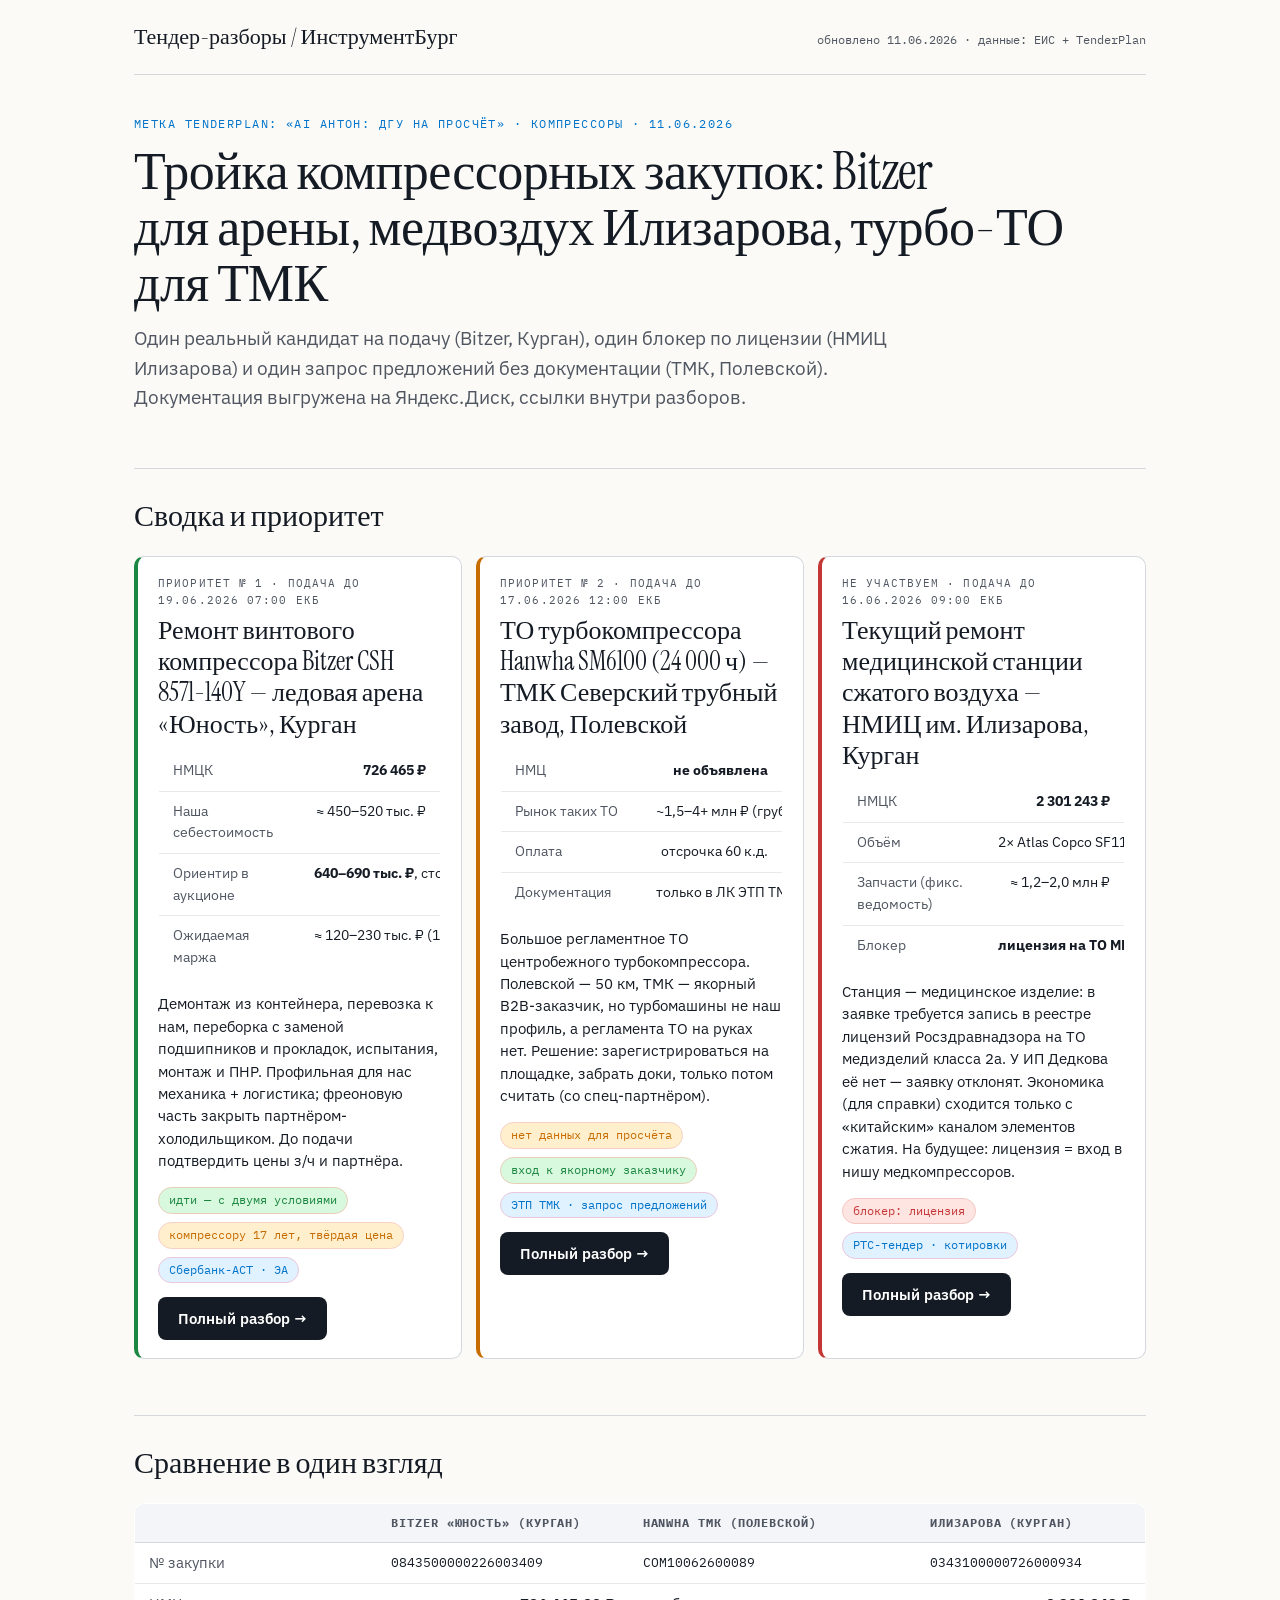
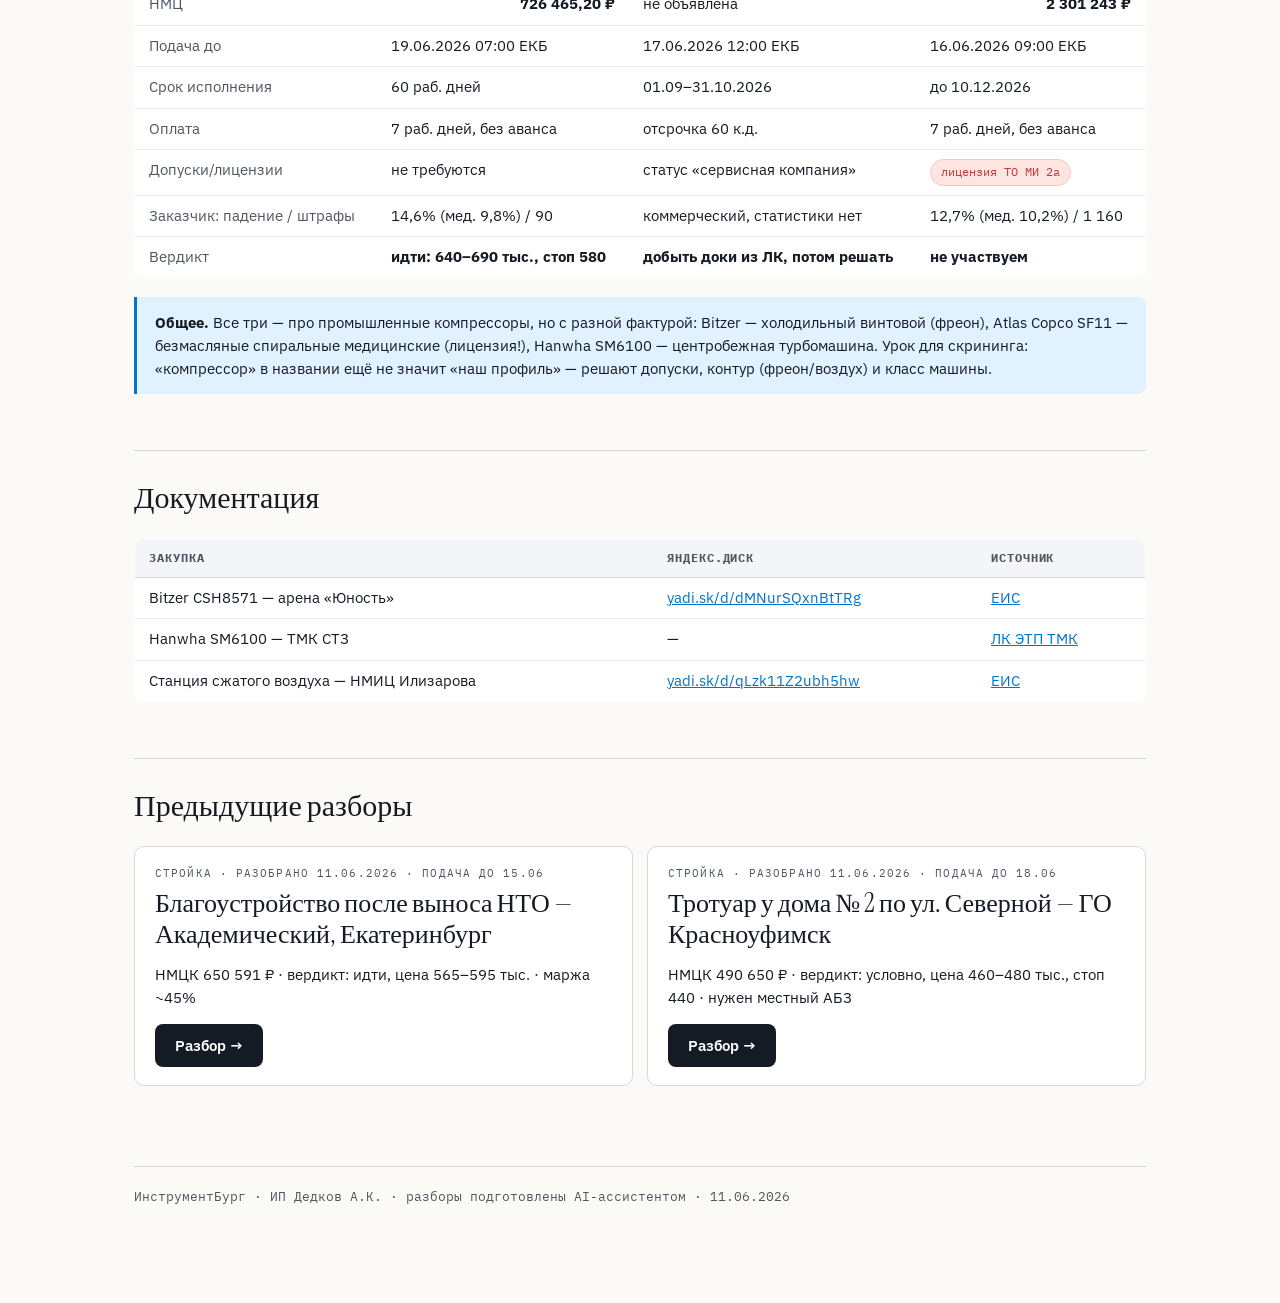
<file: index.html>
<!DOCTYPE html>
<html lang="ru">
<head>
<meta charset="UTF-8">
<meta name="viewport" content="width=device-width, initial-scale=1.0">
<meta name="robots" content="noindex, nofollow">
<title>Тендер-разборы · ИнструментБург</title>
<link rel="stylesheet" href="style.css">
</head>
<body>
<div class="wrap">

<header class="site">
  <div class="brand">Тендер-разборы / ИнструментБург</div>
  <div class="meta">обновлено 11.06.2026 · данные: ЕИС + TenderPlan</div>
</header>

<div class="kicker">Метка TenderPlan: «AI Антон: ДГУ на просчёт» · компрессоры · 11.06.2026</div>
<h1>Тройка компрессорных закупок: Bitzer для&nbsp;арены, медвоздух Илизарова, турбо-ТО для&nbsp;ТМК</h1>
<p class="lead">Один реальный кандидат на подачу (Bitzer, Курган), один блокер по лицензии (НМИЦ Илизарова) и один запрос предложений без документации (ТМК, Полевской). Документация выгружена на Яндекс.Диск, ссылки внутри разборов.</p>

<h2>Сводка и приоритет</h2>
<div class="grid c2">

  <div class="card" style="border-left: 4px solid var(--good);">
    <div class="label">Приоритет № 1 · подача до 19.06.2026 07:00 ЕКБ</div>
    <div class="value serif" style="margin-bottom:8px">Ремонт винтового компрессора Bitzer CSH 8571-140Y — ледовая арена «Юность», Курган</div>
    <table class="fixed" style="font-size:14px; margin: 10px 0;">
      <tr><td class="muted">НМЦК</td><td class="num"><b>726 465 ₽</b></td></tr>
      <tr><td class="muted">Наша себестоимость</td><td class="num">≈ 450–520 тыс. ₽</td></tr>
      <tr><td class="muted">Ориентир в аукционе</td><td class="num"><b>640–690 тыс. ₽</b>, стоп 580 тыс.</td></tr>
      <tr><td class="muted">Ожидаемая маржа</td><td class="num">≈ 120–230 тыс. ₽ (19–34%)</td></tr>
    </table>
    <p style="font-size:14.5px">Демонтаж из контейнера, перевозка к нам, переборка с заменой подшипников и прокладок, испытания, монтаж и ПНР. Профильная для нас механика + логистика; фреоновую часть закрыть партнёром-холодильщиком. До подачи подтвердить цены з/ч и партнёра.</p>
    <div class="tag-row" style="margin-bottom:14px">
      <span class="badge good">идти — с двумя условиями</span>
      <span class="badge warn">компрессору 17 лет, твёрдая цена</span>
      <span class="badge accent">Сбербанк-АСТ · ЭА</span>
    </div>
    <a class="btn" href="yunost-bitzer.html">Полный разбор →</a>
  </div>

  <div class="card" style="border-left: 4px solid var(--warn);">
    <div class="label">Приоритет № 2 · подача до 17.06.2026 12:00 ЕКБ</div>
    <div class="value serif" style="margin-bottom:8px">ТО турбокомпрессора Hanwha SM6100 (24 000 ч) — ТМК Северский трубный завод, Полевской</div>
    <table class="fixed" style="font-size:14px; margin: 10px 0;">
      <tr><td class="muted">НМЦ</td><td class="num"><b>не объявлена</b></td></tr>
      <tr><td class="muted">Рынок таких ТО</td><td class="num">~1,5–4+ млн ₽ (грубо)</td></tr>
      <tr><td class="muted">Оплата</td><td class="num">отсрочка 60 к.д.</td></tr>
      <tr><td class="muted">Документация</td><td class="num">только в ЛК ЭТП ТМК</td></tr>
    </table>
    <p style="font-size:14.5px">Большое регламентное ТО центробежного турбокомпрессора. Полевской — 50 км, ТМК — якорный B2B-заказчик, но турбомашины не наш профиль, а регламента ТО на руках нет. Решение: зарегистрироваться на площадке, забрать доки, только потом считать (со спец-партнёром).</p>
    <div class="tag-row" style="margin-bottom:14px">
      <span class="badge warn">нет данных для просчёта</span>
      <span class="badge good">вход к якорному заказчику</span>
      <span class="badge accent">ЭТП ТМК · запрос предложений</span>
    </div>
    <a class="btn" href="tmk-hanwha-sm6100.html">Полный разбор →</a>
  </div>

  <div class="card" style="border-left: 4px solid var(--risk);">
    <div class="label">Не участвуем · подача до 16.06.2026 09:00 ЕКБ</div>
    <div class="value serif" style="margin-bottom:8px">Текущий ремонт медицинской станции сжатого воздуха — НМИЦ им. Илизарова, Курган</div>
    <table class="fixed" style="font-size:14px; margin: 10px 0;">
      <tr><td class="muted">НМЦК</td><td class="num"><b>2 301 243 ₽</b></td></tr>
      <tr><td class="muted">Объём</td><td class="num">2× Atlas Copco SF11 + осушитель CD 25</td></tr>
      <tr><td class="muted">Запчасти (фикс. ведомость)</td><td class="num">≈ 1,2–2,0 млн ₽</td></tr>
      <tr><td class="muted">Блокер</td><td class="num"><b>лицензия на ТО МИ кл. 2а</b></td></tr>
    </table>
    <p style="font-size:14.5px">Станция — медицинское изделие: в заявке требуется запись в реестре лицензий Росздравнадзора на ТО медизделий класса 2а. У ИП Дедкова её нет — заявку отклонят. Экономика (для справки) сходится только с «китайским» каналом элементов сжатия. На будущее: лицензия = вход в нишу медкомпрессоров.</p>
    <div class="tag-row" style="margin-bottom:14px">
      <span class="badge risk">блокер: лицензия</span>
      <span class="badge accent">РТС-тендер · котировки</span>
    </div>
    <a class="btn" href="ilizarov-vozduh.html">Полный разбор →</a>
  </div>

</div>

<h2>Сравнение в один взгляд</h2>
<table>
  <tr><th></th><th>Bitzer «Юность» (Курган)</th><th>Hanwha ТМК (Полевской)</th><th>Илизарова (Курган)</th></tr>
  <tr><td class="muted">№ закупки</td><td class="mono">0843500000226003409</td><td class="mono">COM10062600089</td><td class="mono">0343100000726000934</td></tr>
  <tr><td class="muted">НМЦ</td><td class="num"><b>726 465,20 ₽</b></td><td>не объявлена</td><td class="num"><b>2 301 243 ₽</b></td></tr>
  <tr><td class="muted">Подача до</td><td>19.06.2026 07:00 ЕКБ</td><td>17.06.2026 12:00 ЕКБ</td><td>16.06.2026 09:00 ЕКБ</td></tr>
  <tr><td class="muted">Срок исполнения</td><td>60 раб. дней</td><td>01.09–31.10.2026</td><td>до 10.12.2026</td></tr>
  <tr><td class="muted">Оплата</td><td>7 раб. дней, без аванса</td><td>отсрочка 60 к.д.</td><td>7 раб. дней, без аванса</td></tr>
  <tr><td class="muted">Допуски/лицензии</td><td>не требуются</td><td>статус «сервисная компания»</td><td><span class="badge risk">лицензия ТО МИ 2а</span></td></tr>
  <tr><td class="muted">Заказчик: падение / штрафы</td><td>14,6% (мед. 9,8%) / 90</td><td>коммерческий, статистики нет</td><td>12,7% (мед. 10,2%) / 1 160</td></tr>
  <tr><td class="muted">Вердикт</td><td><b>идти: 640–690 тыс., стоп 580</b></td><td><b>добыть доки из ЛК, потом решать</b></td><td><b>не участвуем</b></td></tr>
</table>

<div class="note"><b>Общее.</b> Все три — про промышленные компрессоры, но с разной фактурой: Bitzer — холодильный винтовой (фреон), Atlas Copco SF11 — безмасляные спиральные медицинские (лицензия!), Hanwha SM6100 — центробежная турбомашина. Урок для скрининга: «компрессор» в названии ещё не значит «наш профиль» — решают допуски, контур (фреон/воздух) и класс машины.</div>

<h2>Документация</h2>
<table>
  <tr><th>Закупка</th><th>Яндекс.Диск</th><th>Источник</th></tr>
  <tr>
    <td>Bitzer CSH8571 — арена «Юность»</td>
    <td><a href="https://yadi.sk/d/dMNurSQxnBtTRg">yadi.sk/d/dMNurSQxnBtTRg</a></td>
    <td><a href="https://zakupki.gov.ru/epz/order/notice/ea20/view/common-info.html?regNumber=0843500000226003409">ЕИС</a></td>
  </tr>
  <tr>
    <td>Hanwha SM6100 — ТМК СТЗ</td>
    <td>—</td>
    <td><a href="https://zakupki.tmk-group.com">ЛК ЭТП ТМК</a></td>
  </tr>
  <tr>
    <td>Станция сжатого воздуха — НМИЦ Илизарова</td>
    <td><a href="https://yadi.sk/d/qLzk11Z2ubh5hw">yadi.sk/d/qLzk11Z2ubh5hw</a></td>
    <td><a href="https://zakupki.gov.ru/epz/order/notice/zk20/view/common-info.html?regNumber=0343100000726000934">ЕИС</a></td>
  </tr>
</table>

<h2>Предыдущие разборы</h2>
<div class="grid c2">
  <div class="card">
    <div class="label">Стройка · разобрано 11.06.2026 · подача до 15.06</div>
    <div class="value serif" style="margin-bottom:8px">Благоустройство после выноса НТО — Академический, Екатеринбург</div>
    <p style="font-size:14.5px">НМЦК 650 591 ₽ · вердикт: идти, цена 565–595 тыс. · маржа ~45%</p>
    <a class="btn" href="akademichesky-nto.html">Разбор →</a>
  </div>
  <div class="card">
    <div class="label">Стройка · разобрано 11.06.2026 · подача до 18.06</div>
    <div class="value serif" style="margin-bottom:8px">Тротуар у дома № 2 по ул. Северной — ГО Красноуфимск</div>
    <p style="font-size:14.5px">НМЦК 490 650 ₽ · вердикт: условно, цена 460–480 тыс., стоп 440 · нужен местный АБЗ</p>
    <a class="btn" href="krasnoufimsk-severnaya.html">Разбор →</a>
  </div>
</div>

<footer>ИнструментБург · ИП Дедков А.К. · разборы подготовлены AI-ассистентом · 11.06.2026</footer>
</div>
</body>
</html>
</file>
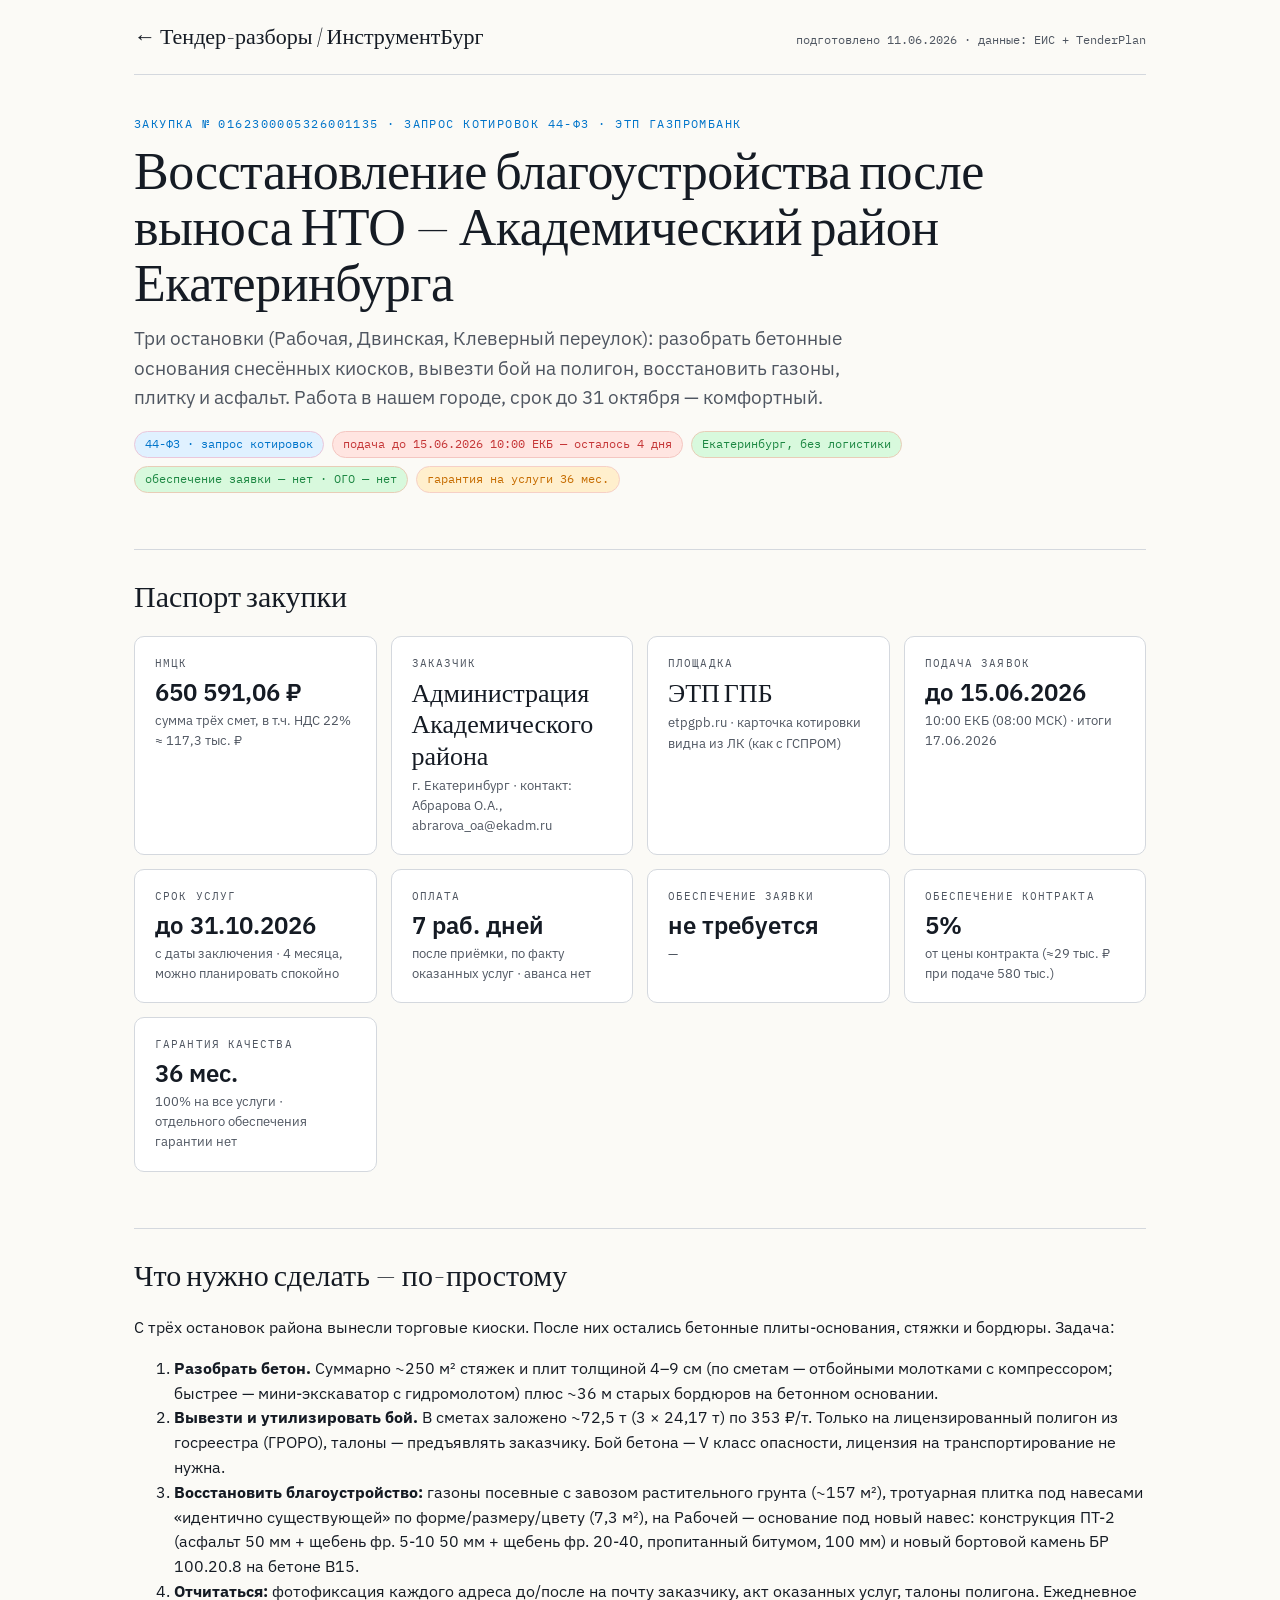
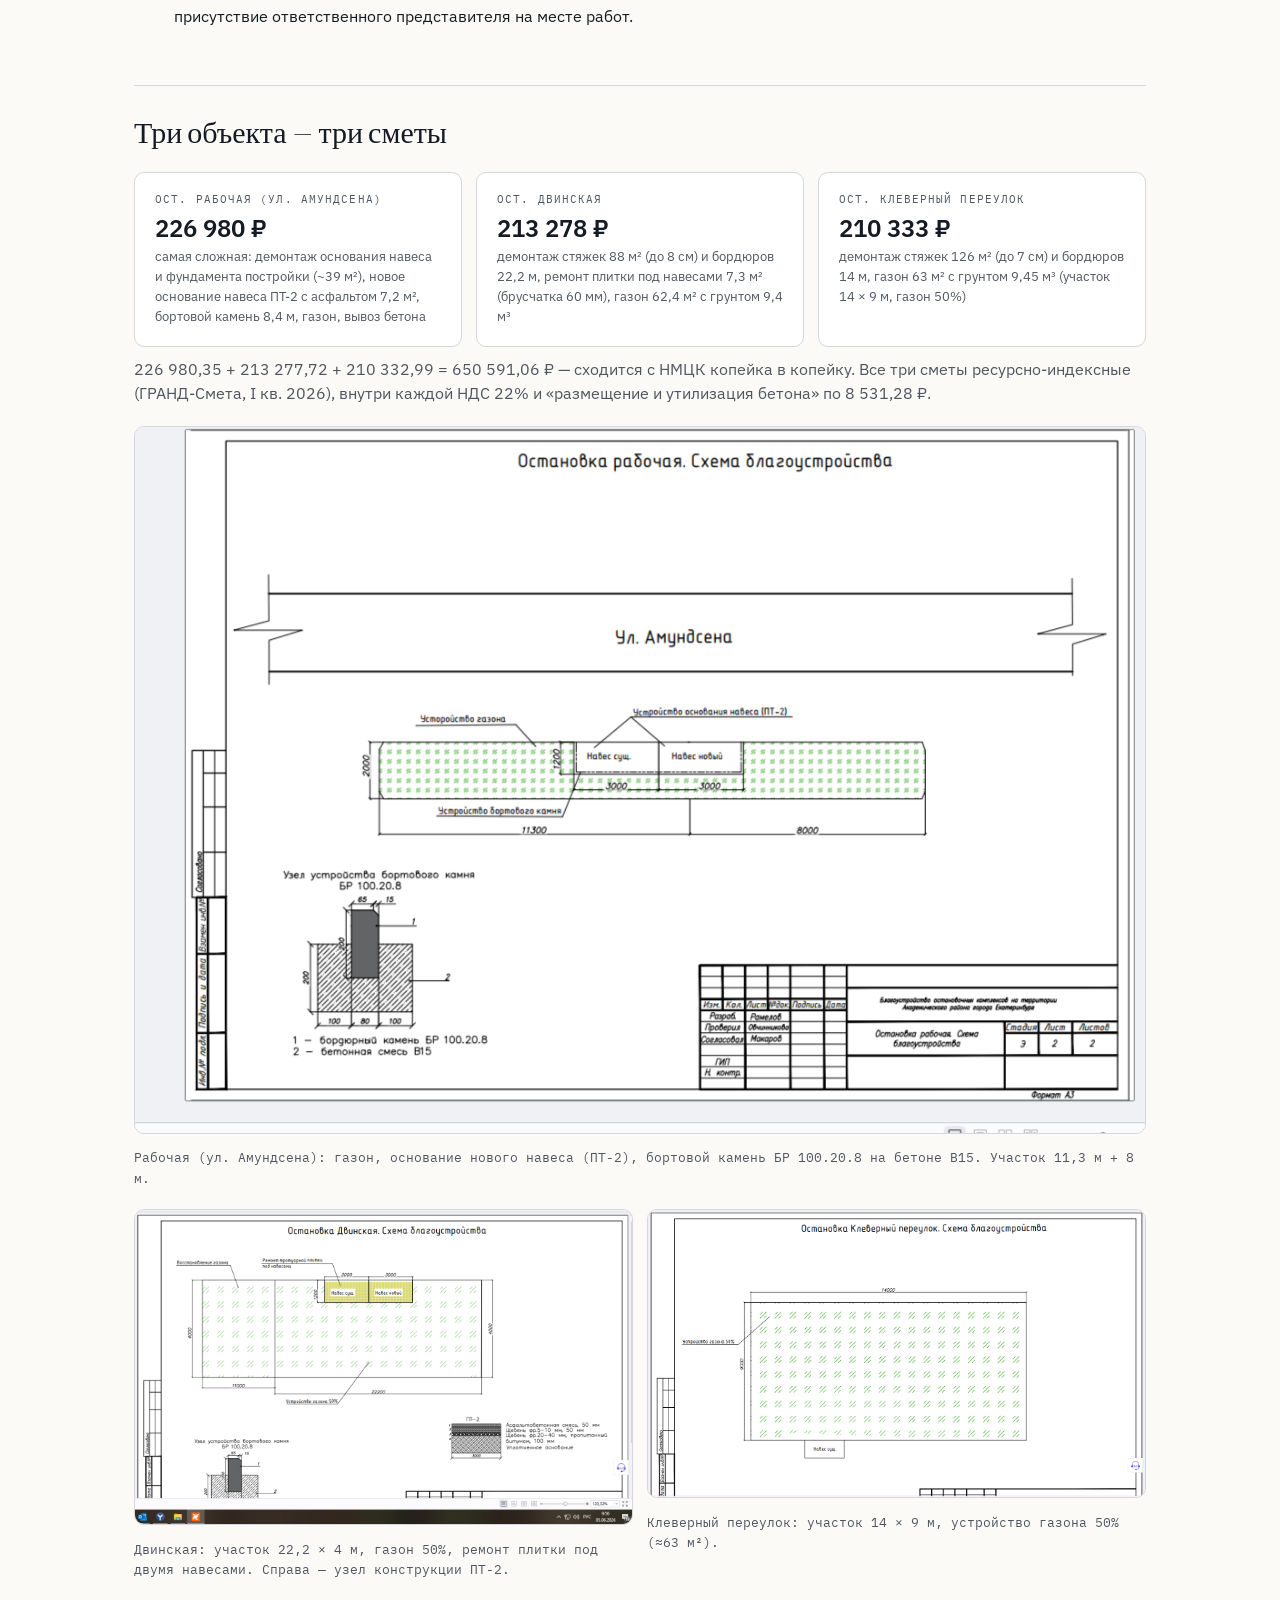
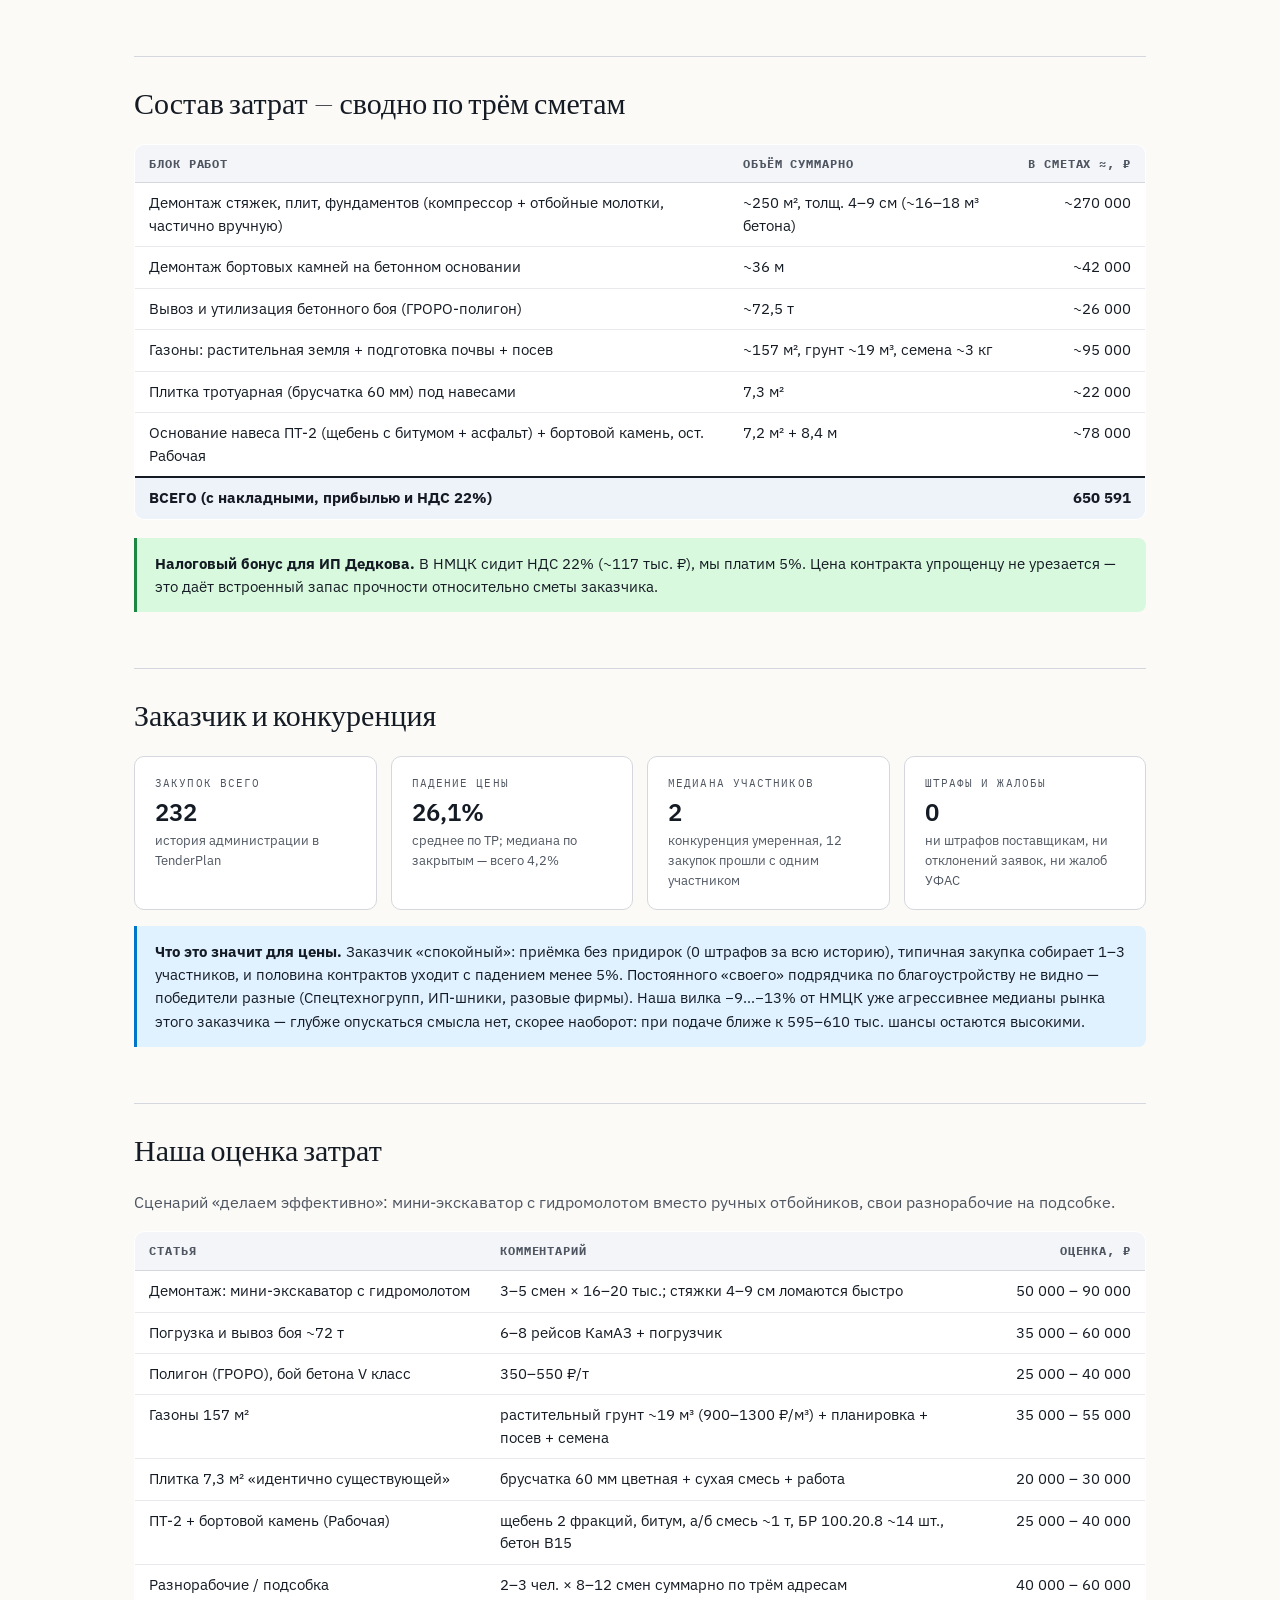
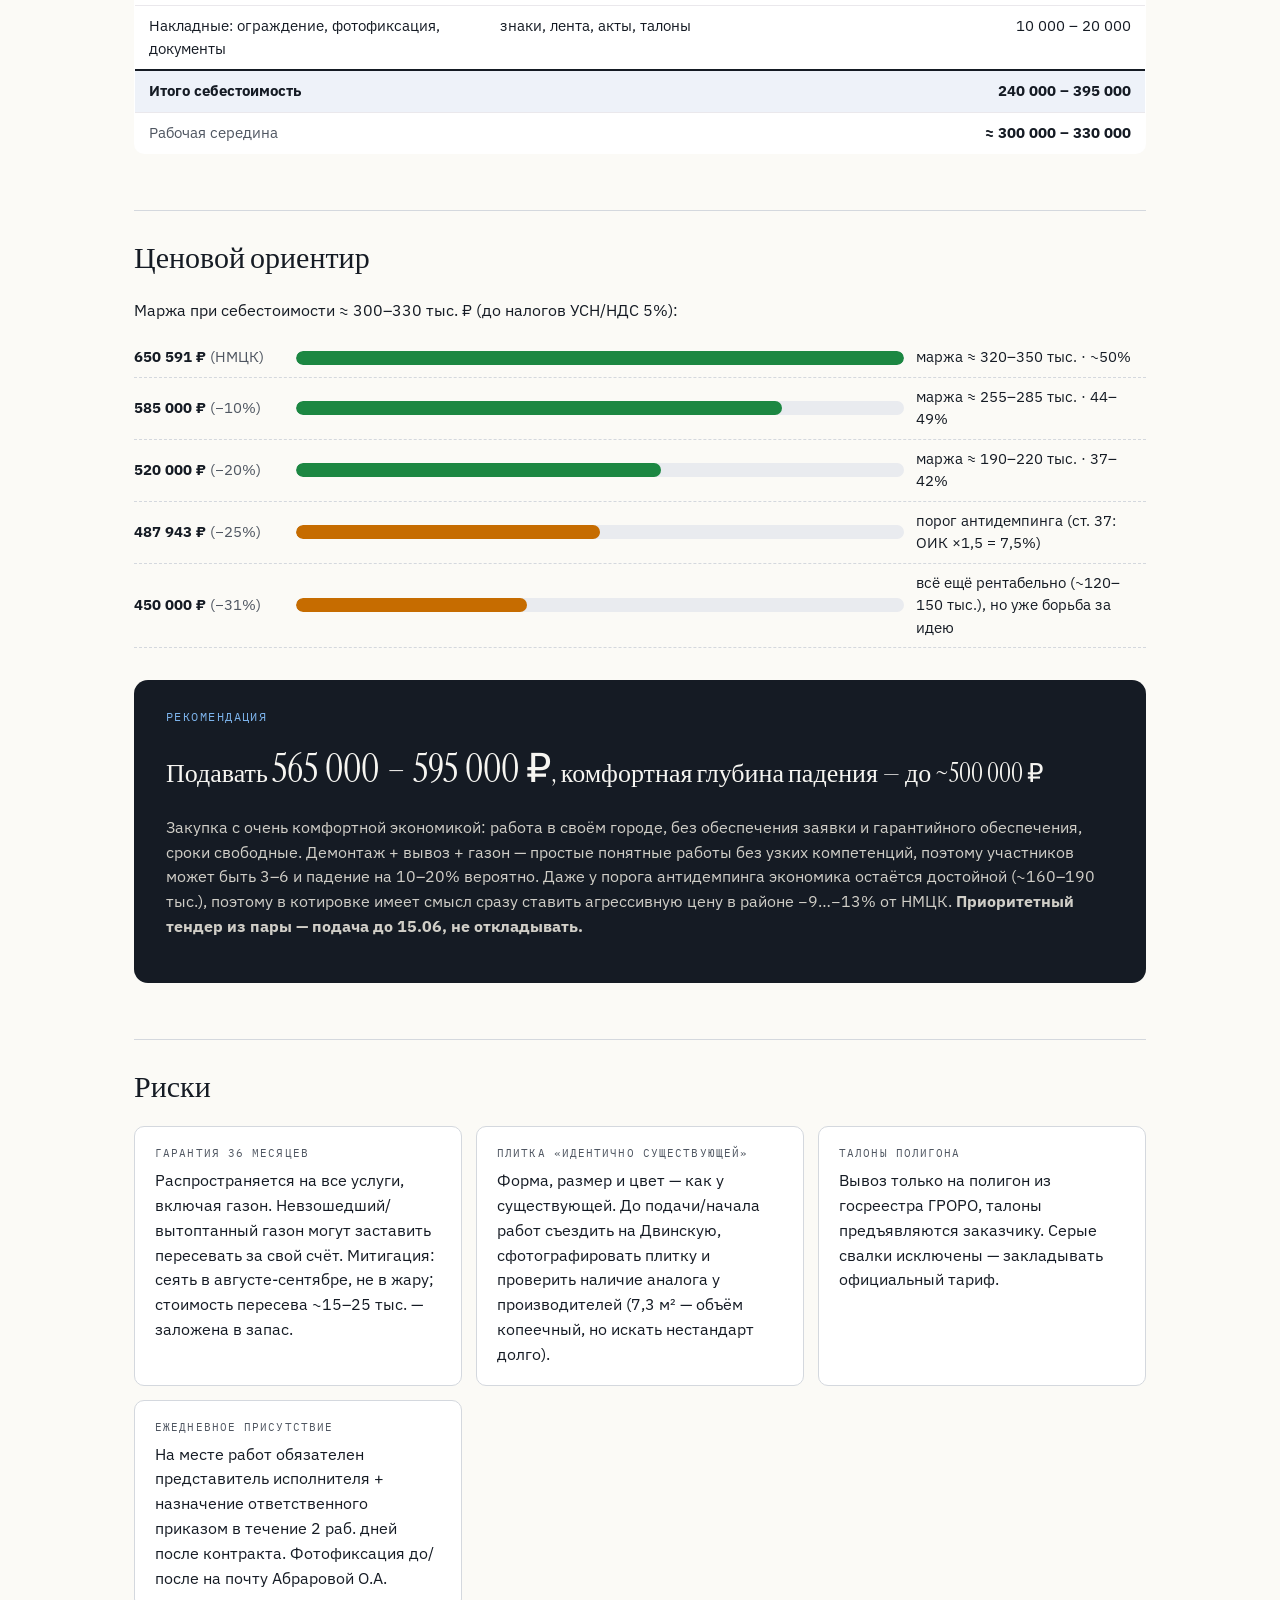
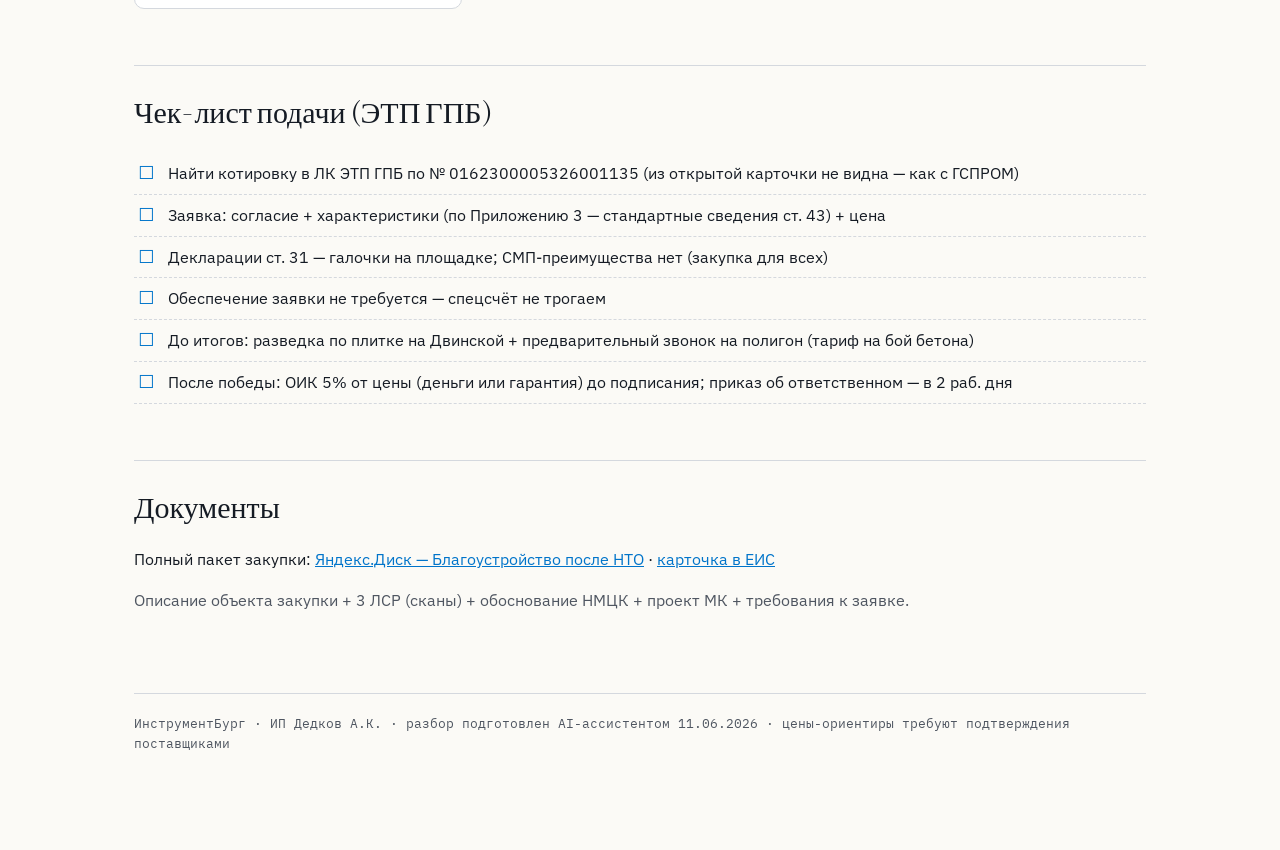
<file: akademichesky-nto.html>
<!DOCTYPE html>
<html lang="ru">
<head>
<meta charset="UTF-8">
<meta name="viewport" content="width=device-width, initial-scale=1.0">
<meta name="robots" content="noindex, nofollow">
<title>Благоустройство после выноса НТО — Академический район · Разбор закупки</title>
<link rel="stylesheet" href="style.css">
</head>
<body>
<div class="wrap">

<header class="site">
  <div class="brand"><a href="index.html">← Тендер-разборы / ИнструментБург</a></div>
  <div class="meta">подготовлено 11.06.2026 · данные: ЕИС + TenderPlan</div>
</header>

<div class="kicker">Закупка № 0162300005326001135 · Запрос котировок 44-ФЗ · ЭТП Газпромбанк</div>
<h1>Восстановление благоустройства после выноса НТО — Академический район Екатеринбурга</h1>
<p class="lead">Три остановки (Рабочая, Двинская, Клеверный переулок): разобрать бетонные основания снесённых киосков, вывезти бой на полигон, восстановить газоны, плитку и асфальт. Работа в нашем городе, срок до 31 октября — комфортный.</p>

<div class="tag-row">
  <span class="badge accent">44-ФЗ · запрос котировок</span>
  <span class="badge risk">подача до 15.06.2026 10:00 ЕКБ — осталось 4 дня</span>
  <span class="badge good">Екатеринбург, без логистики</span>
  <span class="badge good">обеспечение заявки — нет · ОГО — нет</span>
  <span class="badge warn">гарантия на услуги 36 мес.</span>
</div>

<h2>Паспорт закупки</h2>
<div class="grid c3">
  <div class="card"><div class="label">НМЦК</div><div class="value">650 591,06 ₽</div><div class="sub">сумма трёх смет, в т.ч. НДС 22% ≈ 117,3 тыс. ₽</div></div>
  <div class="card"><div class="label">Заказчик</div><div class="value serif">Администрация Академического района</div><div class="sub">г. Екатеринбург · контакт: Абрарова О.А., abrarova_oa@ekadm.ru</div></div>
  <div class="card"><div class="label">Площадка</div><div class="value serif">ЭТП ГПБ</div><div class="sub">etpgpb.ru · карточка котировки видна из ЛК (как с ГСПРОМ)</div></div>
  <div class="card"><div class="label">Подача заявок</div><div class="value">до 15.06.2026</div><div class="sub">10:00 ЕКБ (08:00 МСК) · итоги 17.06.2026</div></div>
  <div class="card"><div class="label">Срок услуг</div><div class="value">до 31.10.2026</div><div class="sub">с даты заключения · 4 месяца, можно планировать спокойно</div></div>
  <div class="card"><div class="label">Оплата</div><div class="value">7 раб. дней</div><div class="sub">после приёмки, по факту оказанных услуг · аванса нет</div></div>
  <div class="card"><div class="label">Обеспечение заявки</div><div class="value">не требуется</div><div class="sub">—</div></div>
  <div class="card"><div class="label">Обеспечение контракта</div><div class="value">5%</div><div class="sub">от цены контракта (≈29 тыс. ₽ при подаче 580 тыс.)</div></div>
  <div class="card"><div class="label">Гарантия качества</div><div class="value">36 мес.</div><div class="sub">100% на все услуги · отдельного обеспечения гарантии нет</div></div>
</div>

<h2>Что нужно сделать — по-простому</h2>
<p>С трёх остановок района вынесли торговые киоски. После них остались бетонные плиты-основания, стяжки и бордюры. Задача:</p>
<ol>
  <li><b>Разобрать бетон.</b> Суммарно ~250 м² стяжек и плит толщиной 4–9 см (по сметам — отбойными молотками с компрессором; быстрее — мини-экскаватор с гидромолотом) плюс ~36 м старых бордюров на бетонном основании.</li>
  <li><b>Вывезти и утилизировать бой.</b> В сметах заложено ~72,5 т (3 × 24,17 т) по 353 ₽/т. Только на лицензированный полигон из госреестра (ГРОРО), талоны — предъявлять заказчику. Бой бетона — V класс опасности, лицензия на транспортирование не нужна.</li>
  <li><b>Восстановить благоустройство:</b> газоны посевные с завозом растительного грунта (~157 м²), тротуарная плитка под навесами «идентично существующей» по форме/размеру/цвету (7,3 м²), на Рабочей — основание под новый навес: конструкция ПТ-2 (асфальт 50 мм + щебень фр. 5-10 50 мм + щебень фр. 20-40, пропитанный битумом, 100 мм) и новый бортовой камень БР 100.20.8 на бетоне В15.</li>
  <li><b>Отчитаться:</b> фотофиксация каждого адреса до/после на почту заказчику, акт оказанных услуг, талоны полигона. Ежедневное присутствие ответственного представителя на месте работ.</li>
</ol>

<h2>Три объекта — три сметы</h2>
<div class="grid c3">
  <div class="card"><div class="label">ост. Рабочая (ул. Амундсена)</div><div class="value">226 980 ₽</div><div class="sub">самая сложная: демонтаж основания навеса и фундамента постройки (~39 м²), новое основание навеса ПТ-2 с асфальтом 7,2 м², бортовой камень 8,4 м, газон, вывоз бетона</div></div>
  <div class="card"><div class="label">ост. Двинская</div><div class="value">213 278 ₽</div><div class="sub">демонтаж стяжек 88 м² (до 8 см) и бордюров 22,2 м, ремонт плитки под навесами 7,3 м² (брусчатка 60 мм), газон 62,4 м² с грунтом 9,4 м³</div></div>
  <div class="card"><div class="label">ост. Клеверный переулок</div><div class="value">210 333 ₽</div><div class="sub">демонтаж стяжек 126 м² (до 7 см) и бордюров 14 м, газон 63 м² с грунтом 9,45 м³ (участок 14 × 9 м, газон 50%)</div></div>
</div>
<p class="muted" style="margin-top:10px">226 980,35 + 213 277,72 + 210 332,99 = 650 591,06 ₽ — сходится с НМЦК копейка в копейку. Все три сметы ресурсно-индексные (ГРАНД-Смета, I кв. 2026), внутри каждой НДС 22% и «размещение и утилизация бетона» по 8 531,28 ₽.</p>

<figure>
  <img src="img/rabochaya-blag.png" alt="Остановка Рабочая — схема благоустройства">
  <figcaption>Рабочая (ул. Амундсена): газон, основание нового навеса (ПТ-2), бортовой камень БР 100.20.8 на бетоне В15. Участок 11,3 м + 8 м.</figcaption>
</figure>
<div class="grid c2">
  <figure style="margin-top:0">
    <img src="img/dvinskaya-blag.png" alt="Остановка Двинская — схема благоустройства">
    <figcaption>Двинская: участок 22,2 × 4 м, газон 50%, ремонт плитки под двумя навесами. Справа — узел конструкции ПТ-2.</figcaption>
  </figure>
  <figure style="margin-top:0">
    <img src="img/kleverny-blag.png" alt="Остановка Клеверный переулок — схема благоустройства">
    <figcaption>Клеверный переулок: участок 14 × 9 м, устройство газона 50% (≈63 м²).</figcaption>
  </figure>
</div>

<h2>Состав затрат — сводно по трём сметам</h2>
<table>
  <tr><th>Блок работ</th><th>Объём суммарно</th><th class="num">В сметах ≈, ₽</th></tr>
  <tr><td>Демонтаж стяжек, плит, фундаментов (компрессор + отбойные молотки, частично вручную)</td><td>~250 м², толщ. 4–9 см (~16–18 м³ бетона)</td><td class="num">~270 000</td></tr>
  <tr><td>Демонтаж бортовых камней на бетонном основании</td><td>~36 м</td><td class="num">~42 000</td></tr>
  <tr><td>Вывоз и утилизация бетонного боя (ГРОРО-полигон)</td><td>~72,5 т</td><td class="num">~26 000</td></tr>
  <tr><td>Газоны: растительная земля + подготовка почвы + посев</td><td>~157 м², грунт ~19 м³, семена ~3 кг</td><td class="num">~95 000</td></tr>
  <tr><td>Плитка тротуарная (брусчатка 60 мм) под навесами</td><td>7,3 м²</td><td class="num">~22 000</td></tr>
  <tr><td>Основание навеса ПТ-2 (щебень с битумом + асфальт) + бортовой камень, ост. Рабочая</td><td>7,2 м² + 8,4 м</td><td class="num">~78 000</td></tr>
  <tr class="total"><td colspan="2">ВСЕГО (с накладными, прибылью и НДС 22%)</td><td class="num">650 591</td></tr>
</table>

<div class="note good"><b>Налоговый бонус для ИП Дедкова.</b> В НМЦК сидит НДС 22% (~117 тыс. ₽), мы платим 5%. Цена контракта упрощенцу не урезается — это даёт встроенный запас прочности относительно сметы заказчика.</div>

<h2>Заказчик и конкуренция</h2>
<div class="grid c4">
  <div class="card"><div class="label">Закупок всего</div><div class="value">232</div><div class="sub">история администрации в TenderPlan</div></div>
  <div class="card"><div class="label">Падение цены</div><div class="value">26,1%</div><div class="sub">среднее по TP; медиана по закрытым — всего 4,2%</div></div>
  <div class="card"><div class="label">Медиана участников</div><div class="value">2</div><div class="sub">конкуренция умеренная, 12 закупок прошли с одним участником</div></div>
  <div class="card"><div class="label">Штрафы и жалобы</div><div class="value">0</div><div class="sub">ни штрафов поставщикам, ни отклонений заявок, ни жалоб УФАС</div></div>
</div>
<div class="note" style="margin-top:16px"><b>Что это значит для цены.</b> Заказчик «спокойный»: приёмка без придирок (0 штрафов за всю историю), типичная закупка собирает 1–3 участников, и половина контрактов уходит с падением менее 5%. Постоянного «своего» подрядчика по благоустройству не видно — победители разные (Спецтехногрупп, ИП-шники, разовые фирмы). Наша вилка −9…−13% от НМЦК уже агрессивнее медианы рынка этого заказчика — глубже опускаться смысла нет, скорее наоборот: при подаче ближе к 595–610 тыс. шансы остаются высокими.</div>

<h2>Наша оценка затрат</h2>
<p class="muted">Сценарий «делаем эффективно»: мини-экскаватор с гидромолотом вместо ручных отбойников, свои разнорабочие на подсобке.</p>
<table>
  <tr><th>Статья</th><th>Комментарий</th><th class="num">Оценка, ₽</th></tr>
  <tr><td>Демонтаж: мини-экскаватор с гидромолотом</td><td>3–5 смен × 16–20 тыс.; стяжки 4–9 см ломаются быстро</td><td class="num">50 000 – 90 000</td></tr>
  <tr><td>Погрузка и вывоз боя ~72 т</td><td>6–8 рейсов КамАЗ + погрузчик</td><td class="num">35 000 – 60 000</td></tr>
  <tr><td>Полигон (ГРОРО), бой бетона V класс</td><td>350–550 ₽/т</td><td class="num">25 000 – 40 000</td></tr>
  <tr><td>Газоны 157 м²</td><td>растительный грунт ~19 м³ (900–1300 ₽/м³) + планировка + посев + семена</td><td class="num">35 000 – 55 000</td></tr>
  <tr><td>Плитка 7,3 м² «идентично существующей»</td><td>брусчатка 60 мм цветная + сухая смесь + работа</td><td class="num">20 000 – 30 000</td></tr>
  <tr><td>ПТ-2 + бортовой камень (Рабочая)</td><td>щебень 2 фракций, битум, а/б смесь ~1 т, БР 100.20.8 ~14 шт., бетон В15</td><td class="num">25 000 – 40 000</td></tr>
  <tr><td>Разнорабочие / подсобка</td><td>2–3 чел. × 8–12 смен суммарно по трём адресам</td><td class="num">40 000 – 60 000</td></tr>
  <tr><td>Накладные: ограждение, фотофиксация, документы</td><td>знаки, лента, акты, талоны</td><td class="num">10 000 – 20 000</td></tr>
  <tr class="total"><td colspan="2">Итого себестоимость</td><td class="num">240 000 – 395 000</td></tr>
  <tr><td colspan="2" class="muted">Рабочая середина</td><td class="num"><b>≈ 300 000 – 330 000</b></td></tr>
</table>

<h2>Ценовой ориентир</h2>
<p>Маржа при себестоимости ≈ 300–330 тыс. ₽ (до налогов УСН/НДС 5%):</p>
<div>
  <div class="bar-row"><div><b>650 591 ₽</b> <span class="muted">(НМЦК)</span></div><div class="bar-track"><div class="bar-fill good" style="width:100%"></div></div><div class="bar-note">маржа ≈ 320–350 тыс. · ~50%</div></div>
  <div class="bar-row"><div><b>585 000 ₽</b> <span class="muted">(−10%)</span></div><div class="bar-track"><div class="bar-fill good" style="width:80%"></div></div><div class="bar-note">маржа ≈ 255–285 тыс. · 44–49%</div></div>
  <div class="bar-row"><div><b>520 000 ₽</b> <span class="muted">(−20%)</span></div><div class="bar-track"><div class="bar-fill good" style="width:60%"></div></div><div class="bar-note">маржа ≈ 190–220 тыс. · 37–42%</div></div>
  <div class="bar-row"><div><b>487 943 ₽</b> <span class="muted">(−25%)</span></div><div class="bar-track"><div class="bar-fill warn" style="width:50%"></div></div><div class="bar-note">порог антидемпинга (ст. 37: ОИК ×1,5 = 7,5%)</div></div>
  <div class="bar-row"><div><b>450 000 ₽</b> <span class="muted">(−31%)</span></div><div class="bar-track"><div class="bar-fill warn" style="width:38%"></div></div><div class="bar-note">всё ещё рентабельно (~120–150 тыс.), но уже борьба за идею</div></div>
</div>

<div class="verdict">
  <div class="kicker">Рекомендация</div>
  <h3>Подавать <span class="big">565 000 – 595 000 ₽</span>, комфортная глубина падения — до ~500 000 ₽</h3>
  <p>Закупка с очень комфортной экономикой: работа в своём городе, без обеспечения заявки и гарантийного обеспечения, сроки свободные. Демонтаж + вывоз + газон — простые понятные работы без узких компетенций, поэтому участников может быть 3–6 и падение на 10–20% вероятно. Даже у порога антидемпинга экономика остаётся достойной (~160–190 тыс.), поэтому в котировке имеет смысл сразу ставить агрессивную цену в районе −9…−13% от НМЦК. <b>Приоритетный тендер из пары — подача до 15.06, не откладывать.</b></p>
</div>

<h2>Риски</h2>
<div class="grid c2">
  <div class="card"><div class="label">Гарантия 36 месяцев</div>Распространяется на все услуги, включая газон. Невзошедший/вытоптанный газон могут заставить пересевать за свой счёт. Митигация: сеять в августе-сентябре, не в жару; стоимость пересева ~15–25 тыс. — заложена в запас.</div>
  <div class="card"><div class="label">Плитка «идентично существующей»</div>Форма, размер и цвет — как у существующей. До подачи/начала работ съездить на Двинскую, сфотографировать плитку и проверить наличие аналога у производителей (7,3 м² — объём копеечный, но искать нестандарт долго).</div>
  <div class="card"><div class="label">Талоны полигона</div>Вывоз только на полигон из госреестра ГРОРО, талоны предъявляются заказчику. Серые свалки исключены — закладывать официальный тариф.</div>
  <div class="card"><div class="label">Ежедневное присутствие</div>На месте работ обязателен представитель исполнителя + назначение ответственного приказом в течение 2 раб. дней после контракта. Фотофиксация до/после на почту Абраровой О.А.</div>
</div>

<h2>Чек-лист подачи (ЭТП ГПБ)</h2>
<ul class="checklist">
  <li>Найти котировку в ЛК ЭТП ГПБ по № 0162300005326001135 (из открытой карточки не видна — как с ГСПРОМ)</li>
  <li>Заявка: согласие + характеристики (по Приложению 3 — стандартные сведения ст. 43) + цена</li>
  <li>Декларации ст. 31 — галочки на площадке; СМП-преимущества нет (закупка для всех)</li>
  <li>Обеспечение заявки не требуется — спецсчёт не трогаем</li>
  <li>До итогов: разведка по плитке на Двинской + предварительный звонок на полигон (тариф на бой бетона)</li>
  <li>После победы: ОИК 5% от цены (деньги или гарантия) до подписания; приказ об ответственном — в 2 раб. дня</li>
</ul>

<h2>Документы</h2>
<p>Полный пакет закупки: <a href="https://yadi.sk/d/YwLw0HOb8UCaCQ">Яндекс.Диск — Благоустройство после НТО</a> · <a href="https://zakupki.gov.ru/epz/order/notice/zk20/view/common-info.html?regNumber=0162300005326001135">карточка в ЕИС</a></p>
<p class="muted">Описание объекта закупки + 3 ЛСР (сканы) + обоснование НМЦК + проект МК + требования к заявке.</p>

<footer>ИнструментБург · ИП Дедков А.К. · разбор подготовлен AI-ассистентом 11.06.2026 · цены-ориентиры требуют подтверждения поставщиками</footer>
</div>
</body>
</html>
</file>
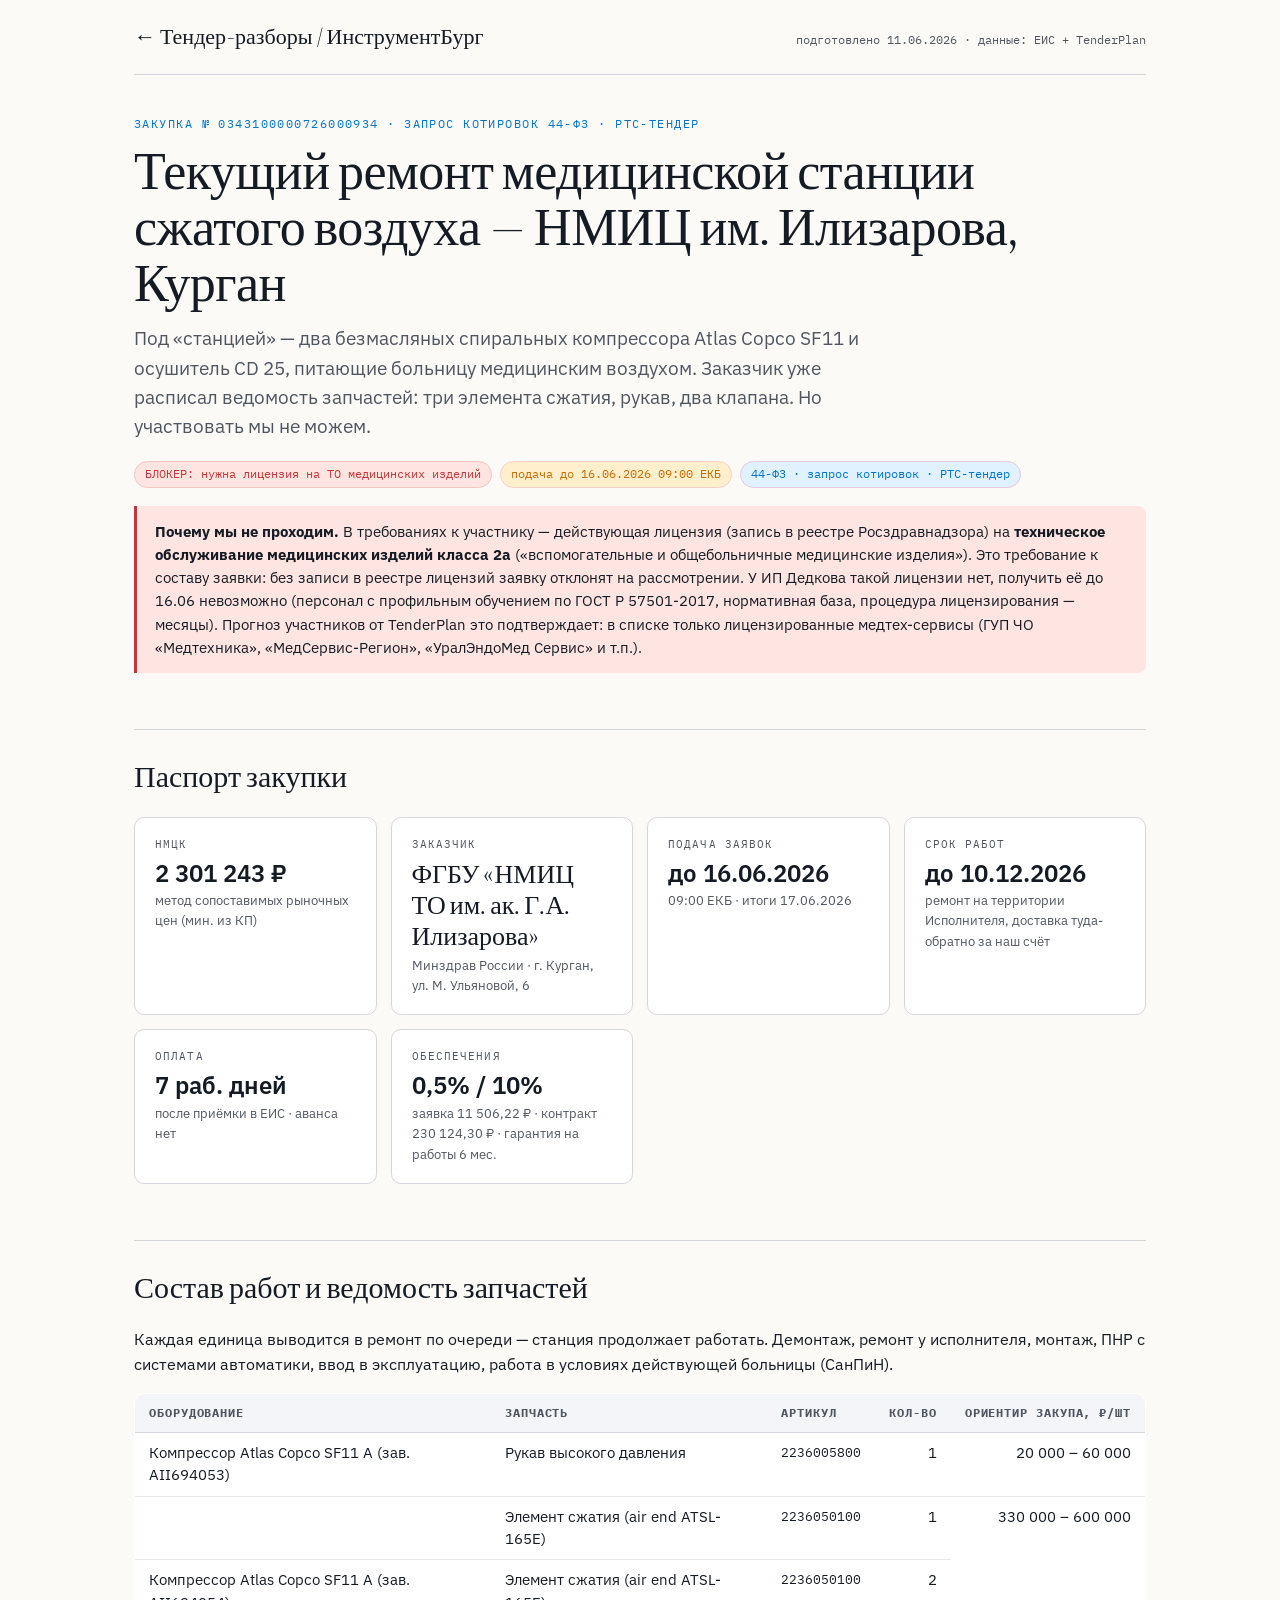
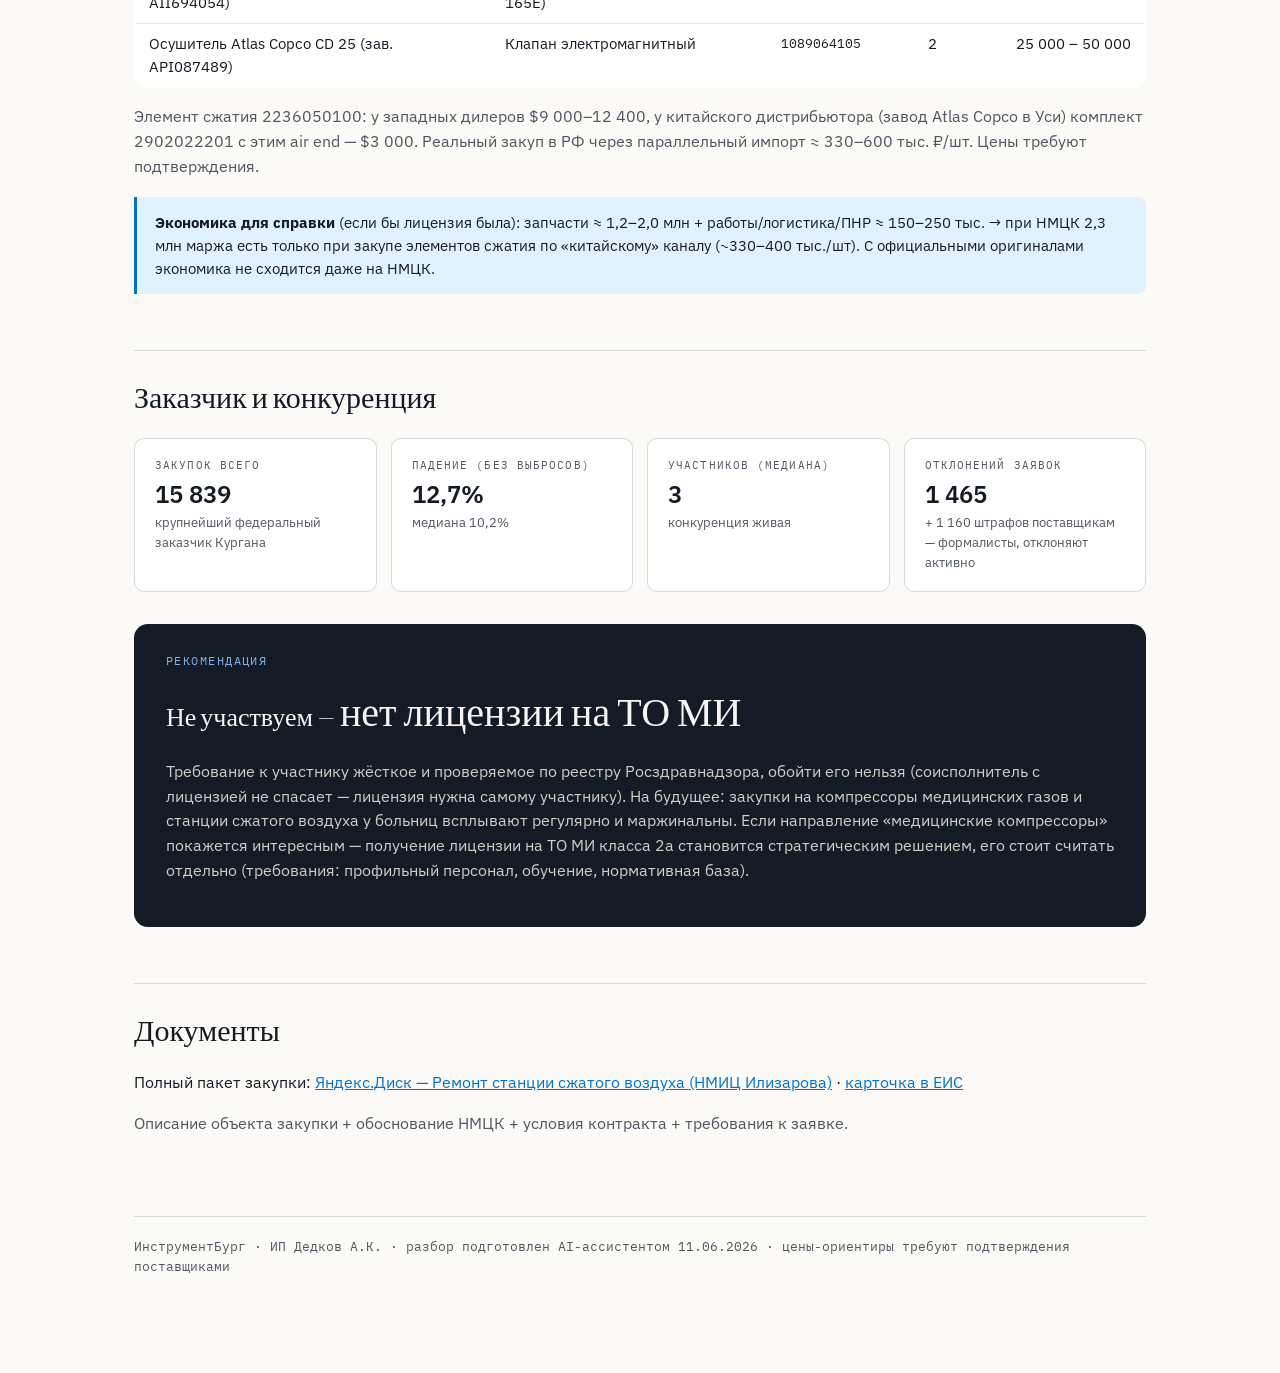
<file: ilizarov-vozduh.html>
<!DOCTYPE html>
<html lang="ru">
<head>
<meta charset="UTF-8">
<meta name="viewport" content="width=device-width, initial-scale=1.0">
<meta name="robots" content="noindex, nofollow">
<title>Ремонт медицинской станции сжатого воздуха — НМИЦ Илизарова, Курган · Разбор закупки</title>
<link rel="stylesheet" href="style.css">
</head>
<body>
<div class="wrap">

<header class="site">
  <div class="brand"><a href="index.html">← Тендер-разборы / ИнструментБург</a></div>
  <div class="meta">подготовлено 11.06.2026 · данные: ЕИС + TenderPlan</div>
</header>

<div class="kicker">Закупка № 0343100000726000934 · Запрос котировок 44-ФЗ · РТС-тендер</div>
<h1>Текущий ремонт медицинской станции сжатого воздуха — НМИЦ им.&nbsp;Илизарова, Курган</h1>
<p class="lead">Под «станцией» — два безмасляных спиральных компрессора Atlas Copco SF11 и осушитель CD 25, питающие больницу медицинским воздухом. Заказчик уже расписал ведомость запчастей: три элемента сжатия, рукав, два клапана. Но участвовать мы не можем.</p>

<div class="tag-row">
  <span class="badge risk">БЛОКЕР: нужна лицензия на ТО медицинских изделий</span>
  <span class="badge warn">подача до 16.06.2026 09:00 ЕКБ</span>
  <span class="badge accent">44-ФЗ · запрос котировок · РТС-тендер</span>
</div>

<div class="note risk"><b>Почему мы не проходим.</b> В требованиях к участнику — действующая лицензия (запись в реестре Росздравнадзора) на <b>техническое обслуживание медицинских изделий класса 2а</b> («вспомогательные и общебольничные медицинские изделия»). Это требование к составу заявки: без записи в реестре лицензий заявку отклонят на рассмотрении. У ИП Дедкова такой лицензии нет, получить её до 16.06 невозможно (персонал с профильным обучением по ГОСТ Р 57501-2017, нормативная база, процедура лицензирования — месяцы). Прогноз участников от TenderPlan это подтверждает: в списке только лицензированные медтех-сервисы (ГУП ЧО «Медтехника», «МедСервис-Регион», «УралЭндоМед Сервис» и т.п.).</div>

<h2>Паспорт закупки</h2>
<div class="grid c3">
  <div class="card"><div class="label">НМЦК</div><div class="value">2 301 243 ₽</div><div class="sub">метод сопоставимых рыночных цен (мин. из КП)</div></div>
  <div class="card"><div class="label">Заказчик</div><div class="value serif">ФГБУ «НМИЦ ТО им. ак. Г.А. Илизарова»</div><div class="sub">Минздрав России · г. Курган, ул. М. Ульяновой, 6</div></div>
  <div class="card"><div class="label">Подача заявок</div><div class="value">до 16.06.2026</div><div class="sub">09:00 ЕКБ · итоги 17.06.2026</div></div>
  <div class="card"><div class="label">Срок работ</div><div class="value">до 10.12.2026</div><div class="sub">ремонт на территории Исполнителя, доставка туда-обратно за наш счёт</div></div>
  <div class="card"><div class="label">Оплата</div><div class="value">7 раб. дней</div><div class="sub">после приёмки в ЕИС · аванса нет</div></div>
  <div class="card"><div class="label">Обеспечения</div><div class="value">0,5% / 10%</div><div class="sub">заявка 11 506,22 ₽ · контракт 230 124,30 ₽ · гарантия на работы 6 мес.</div></div>
</div>

<h2>Состав работ и ведомость запчастей</h2>
<p>Каждая единица выводится в ремонт по очереди — станция продолжает работать. Демонтаж, ремонт у исполнителя, монтаж, ПНР с системами автоматики, ввод в эксплуатацию, работа в условиях действующей больницы (СанПиН).</p>
<table>
  <tr><th>Оборудование</th><th>Запчасть</th><th>Артикул</th><th class="num">Кол-во</th><th class="num">Ориентир закупа, ₽/шт</th></tr>
  <tr><td>Компрессор Atlas Copco SF11 A (зав. AII694053)</td><td>Рукав высокого давления</td><td class="mono">2236005800</td><td class="num">1</td><td class="num">20 000 – 60 000</td></tr>
  <tr><td></td><td>Элемент сжатия (air end ATSL-165E)</td><td class="mono">2236050100</td><td class="num">1</td><td class="num" rowspan="2">330 000 – 600 000</td></tr>
  <tr><td>Компрессор Atlas Copco SF11 A (зав. AII694054)</td><td>Элемент сжатия (air end ATSL-165E)</td><td class="mono">2236050100</td><td class="num">2</td></tr>
  <tr><td>Осушитель Atlas Copco CD 25 (зав. API087489)</td><td>Клапан электромагнитный</td><td class="mono">1089064105</td><td class="num">2</td><td class="num">25 000 – 50 000</td></tr>
</table>
<p class="muted">Элемент сжатия 2236050100: у западных дилеров $9 000–12 400, у китайского дистрибьютора (завод Atlas Copco в Уси) комплект 2902022201 с этим air end — $3 000. Реальный закуп в РФ через параллельный импорт ≈ 330–600 тыс. ₽/шт. Цены требуют подтверждения.</p>

<div class="note"><b>Экономика для справки</b> (если бы лицензия была): запчасти ≈ 1,2–2,0 млн + работы/логистика/ПНР ≈ 150–250 тыс. → при НМЦК 2,3 млн маржа есть только при закупе элементов сжатия по «китайскому» каналу (~330–400 тыс./шт). С официальными оригиналами экономика не сходится даже на НМЦК.</div>

<h2>Заказчик и конкуренция</h2>
<div class="grid c4">
  <div class="card"><div class="label">Закупок всего</div><div class="value">15 839</div><div class="sub">крупнейший федеральный заказчик Кургана</div></div>
  <div class="card"><div class="label">Падение (без выбросов)</div><div class="value">12,7%</div><div class="sub">медиана 10,2%</div></div>
  <div class="card"><div class="label">Участников (медиана)</div><div class="value">3</div><div class="sub">конкуренция живая</div></div>
  <div class="card"><div class="label">Отклонений заявок</div><div class="value">1 465</div><div class="sub">+ 1 160 штрафов поставщикам — формалисты, отклоняют активно</div></div>
</div>

<div class="verdict">
  <div class="kicker">Рекомендация</div>
  <h3>Не участвуем — <span class="big">нет лицензии на ТО МИ</span></h3>
  <p>Требование к участнику жёсткое и проверяемое по реестру Росздравнадзора, обойти его нельзя (соисполнитель с лицензией не спасает — лицензия нужна самому участнику). На будущее: закупки на компрессоры медицинских газов и станции сжатого воздуха у больниц всплывают регулярно и маржинальны. Если направление «медицинские компрессоры» покажется интересным — получение лицензии на ТО МИ класса 2а становится стратегическим решением, его стоит считать отдельно (требования: профильный персонал, обучение, нормативная база).</p>
</div>

<h2>Документы</h2>
<p>Полный пакет закупки: <a href="https://yadi.sk/d/qLzk11Z2ubh5hw">Яндекс.Диск — Ремонт станции сжатого воздуха (НМИЦ Илизарова)</a> · <a href="https://zakupki.gov.ru/epz/order/notice/zk20/view/common-info.html?regNumber=0343100000726000934">карточка в ЕИС</a></p>
<p class="muted">Описание объекта закупки + обоснование НМЦК + условия контракта + требования к заявке.</p>

<footer>ИнструментБург · ИП Дедков А.К. · разбор подготовлен AI-ассистентом 11.06.2026 · цены-ориентиры требуют подтверждения поставщиками</footer>
</div>
</body>
</html>
</file>
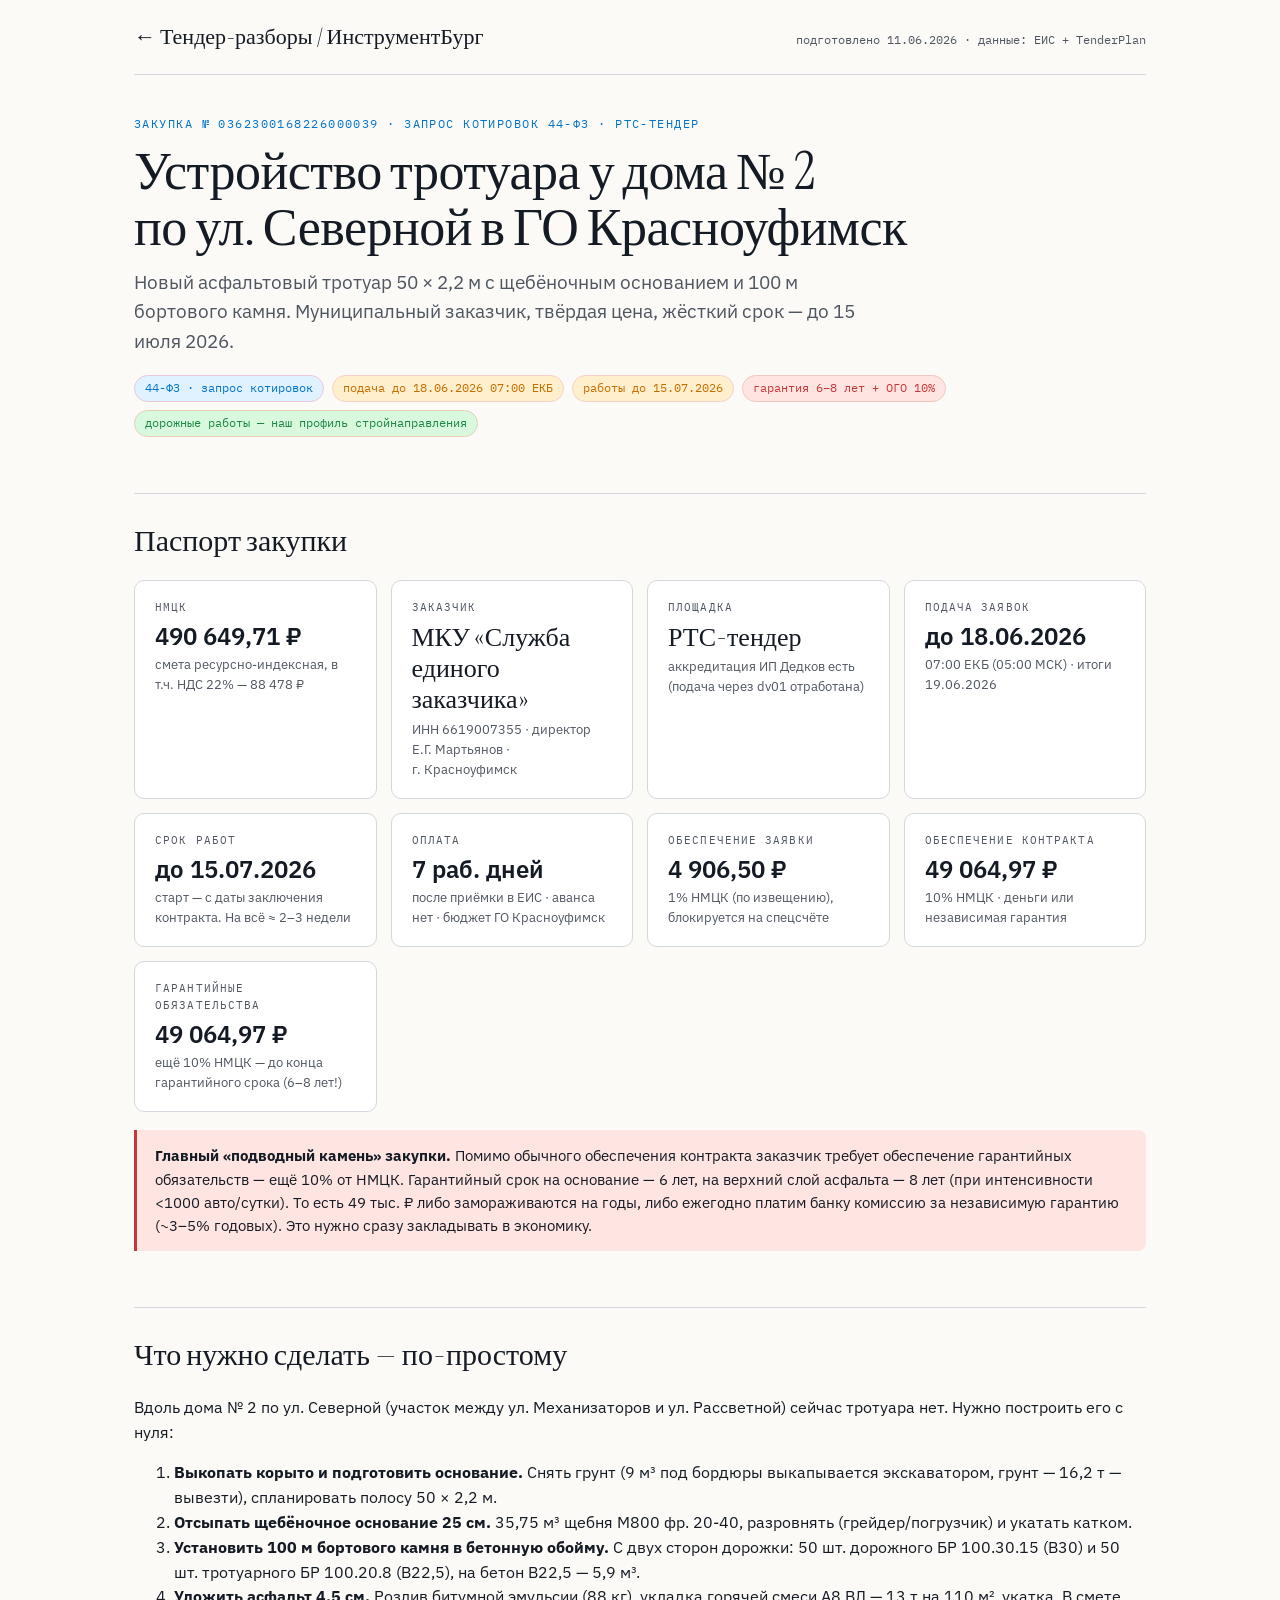
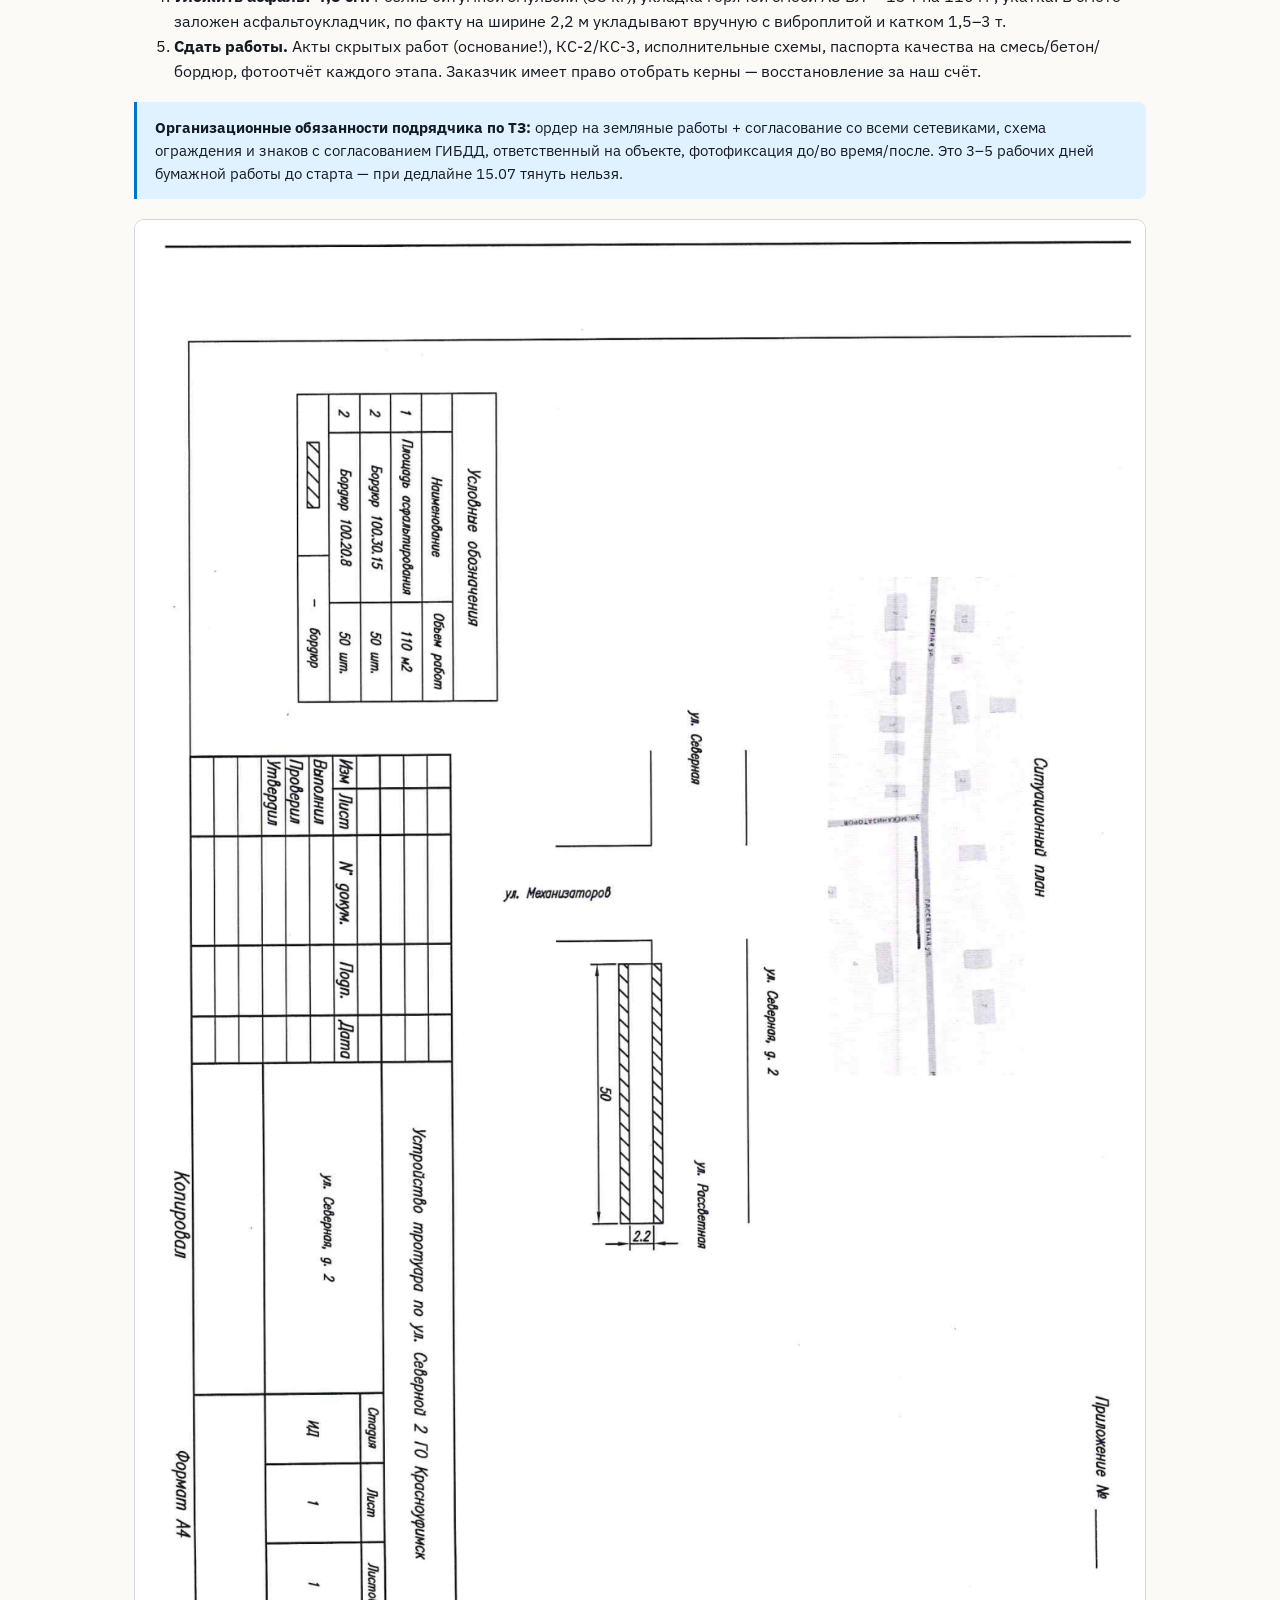
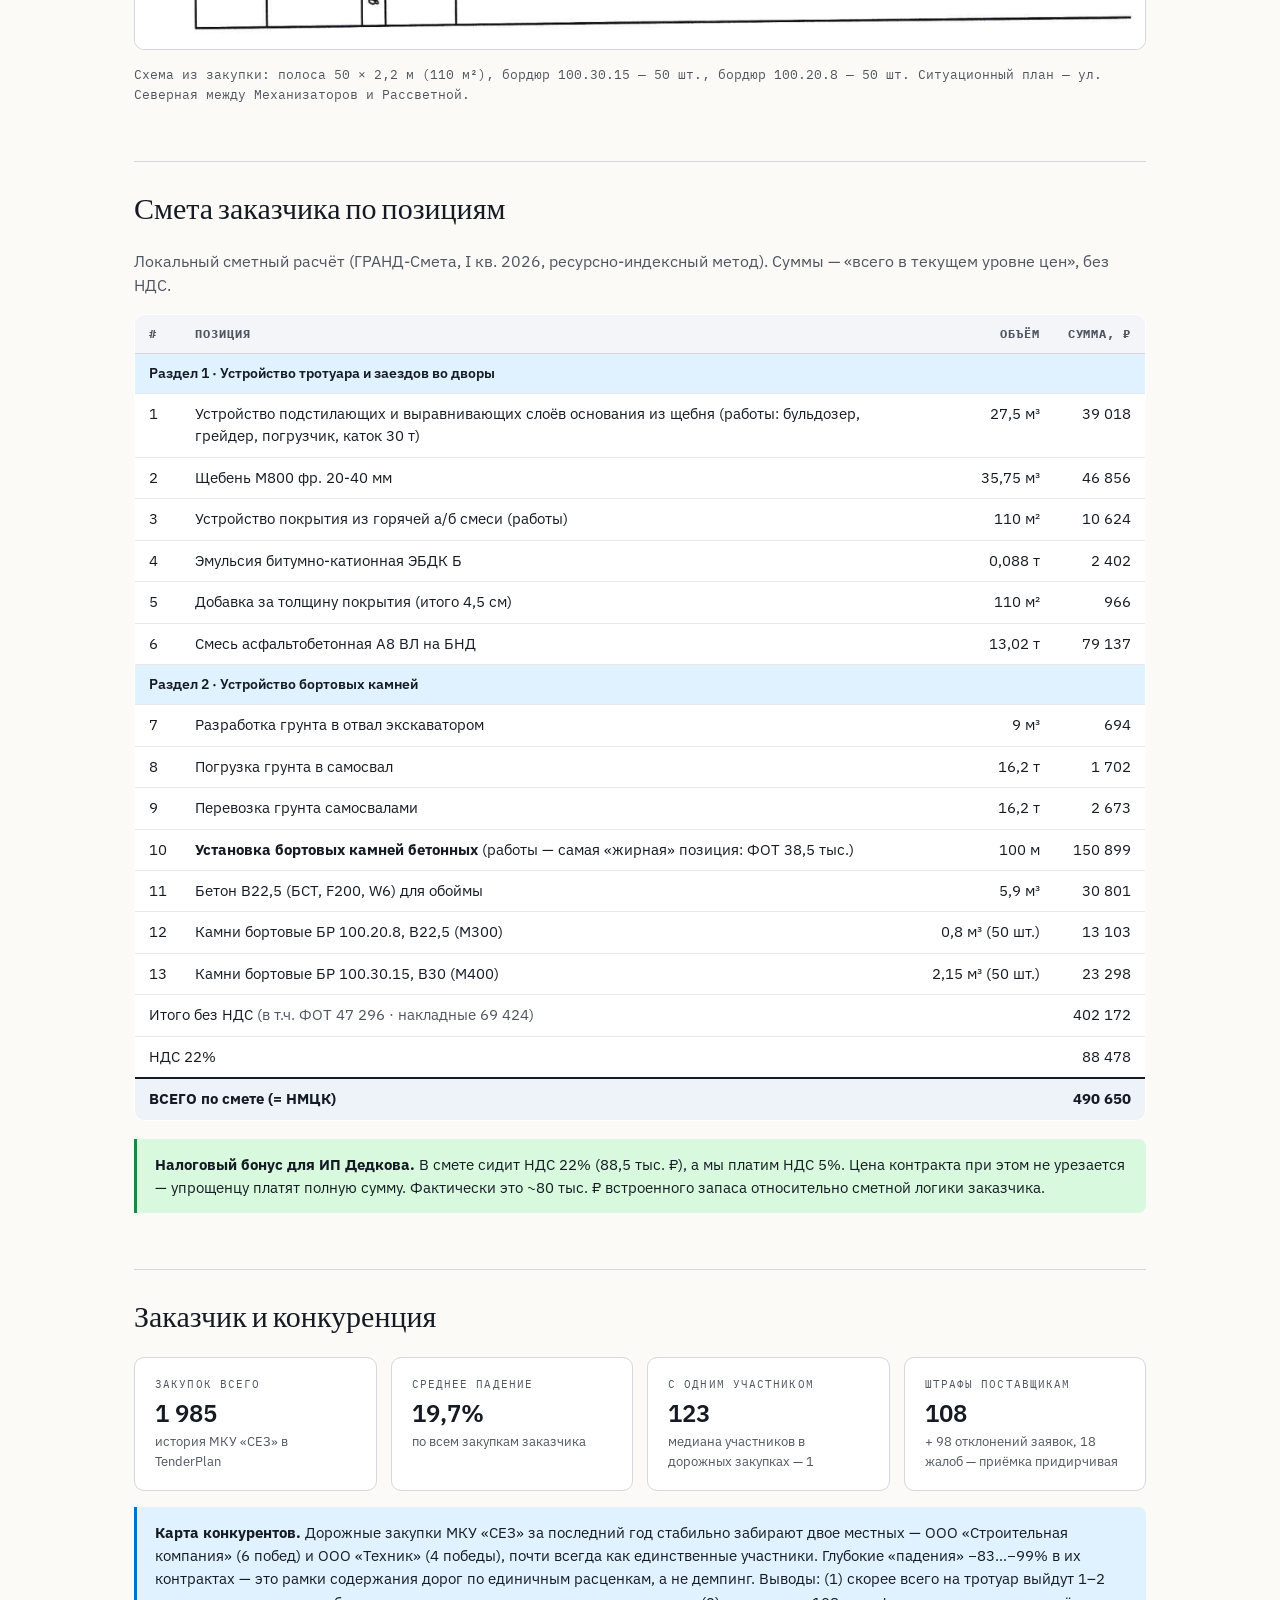
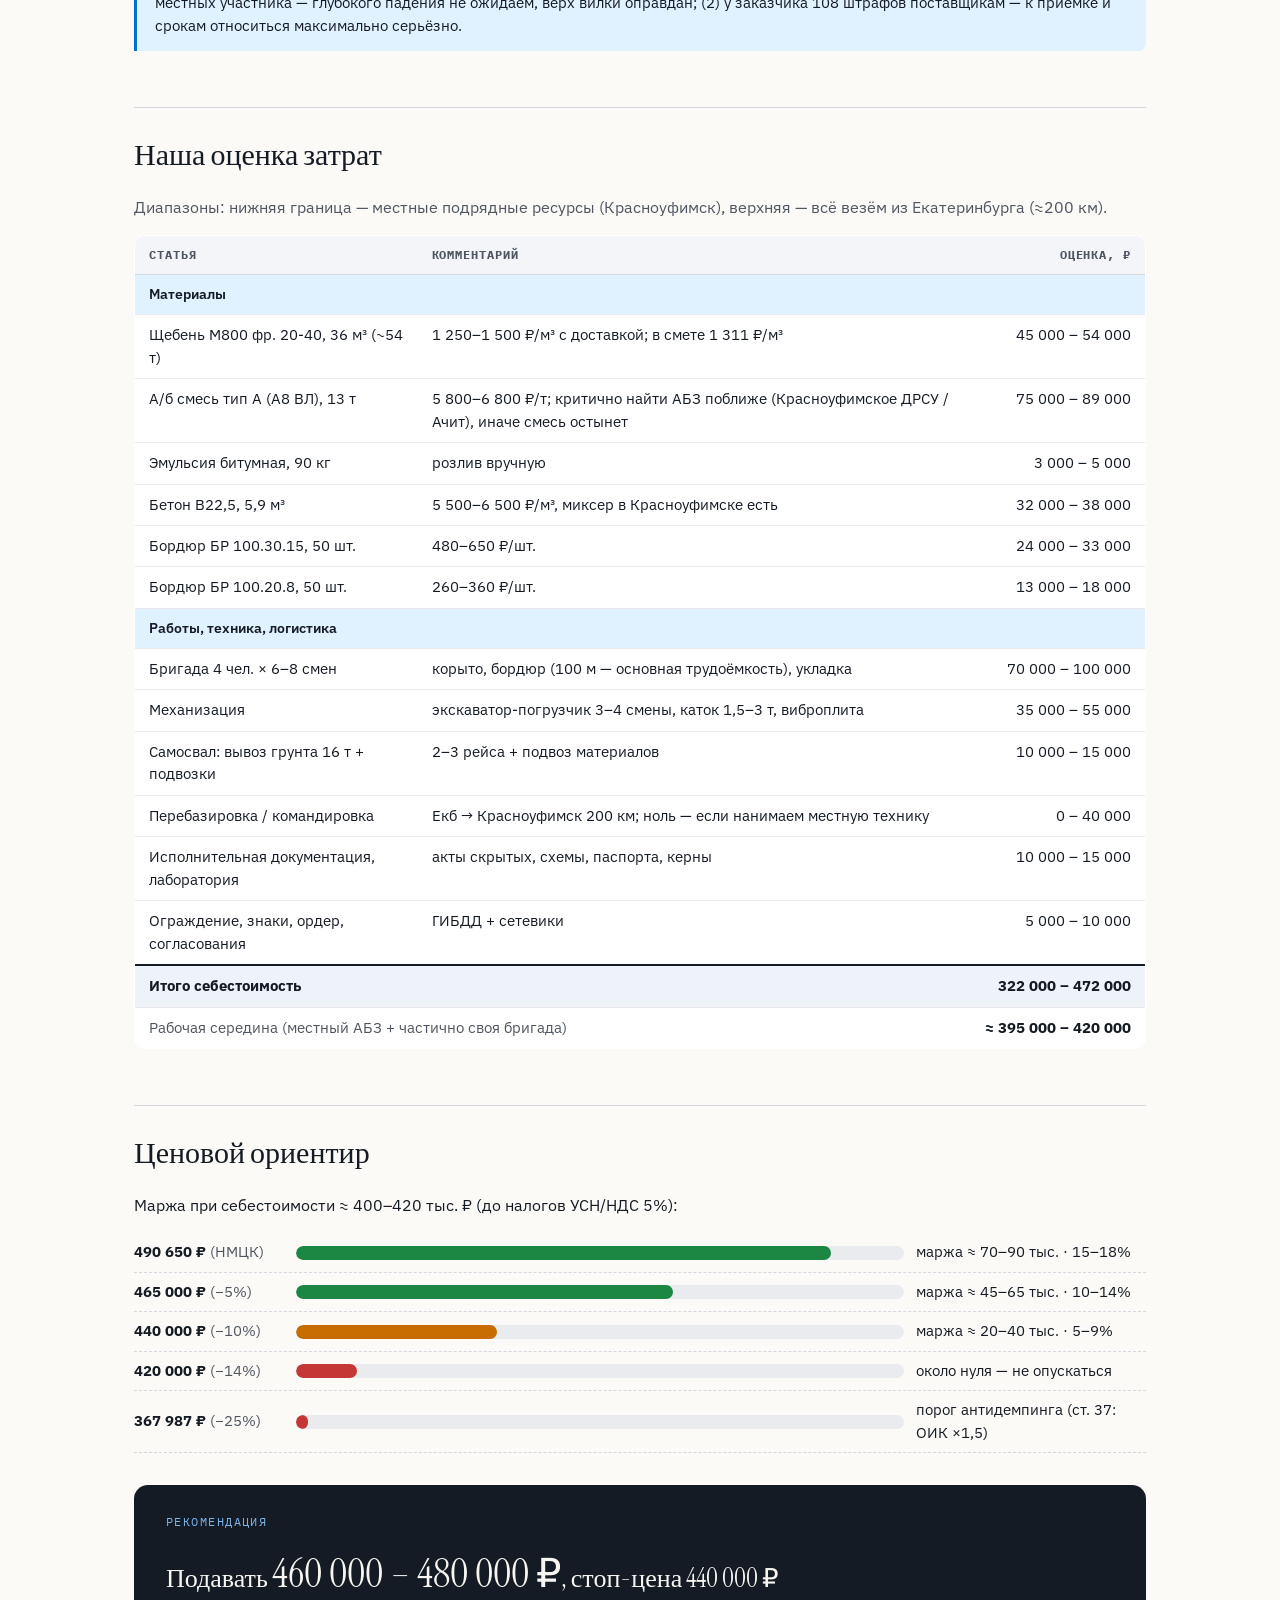
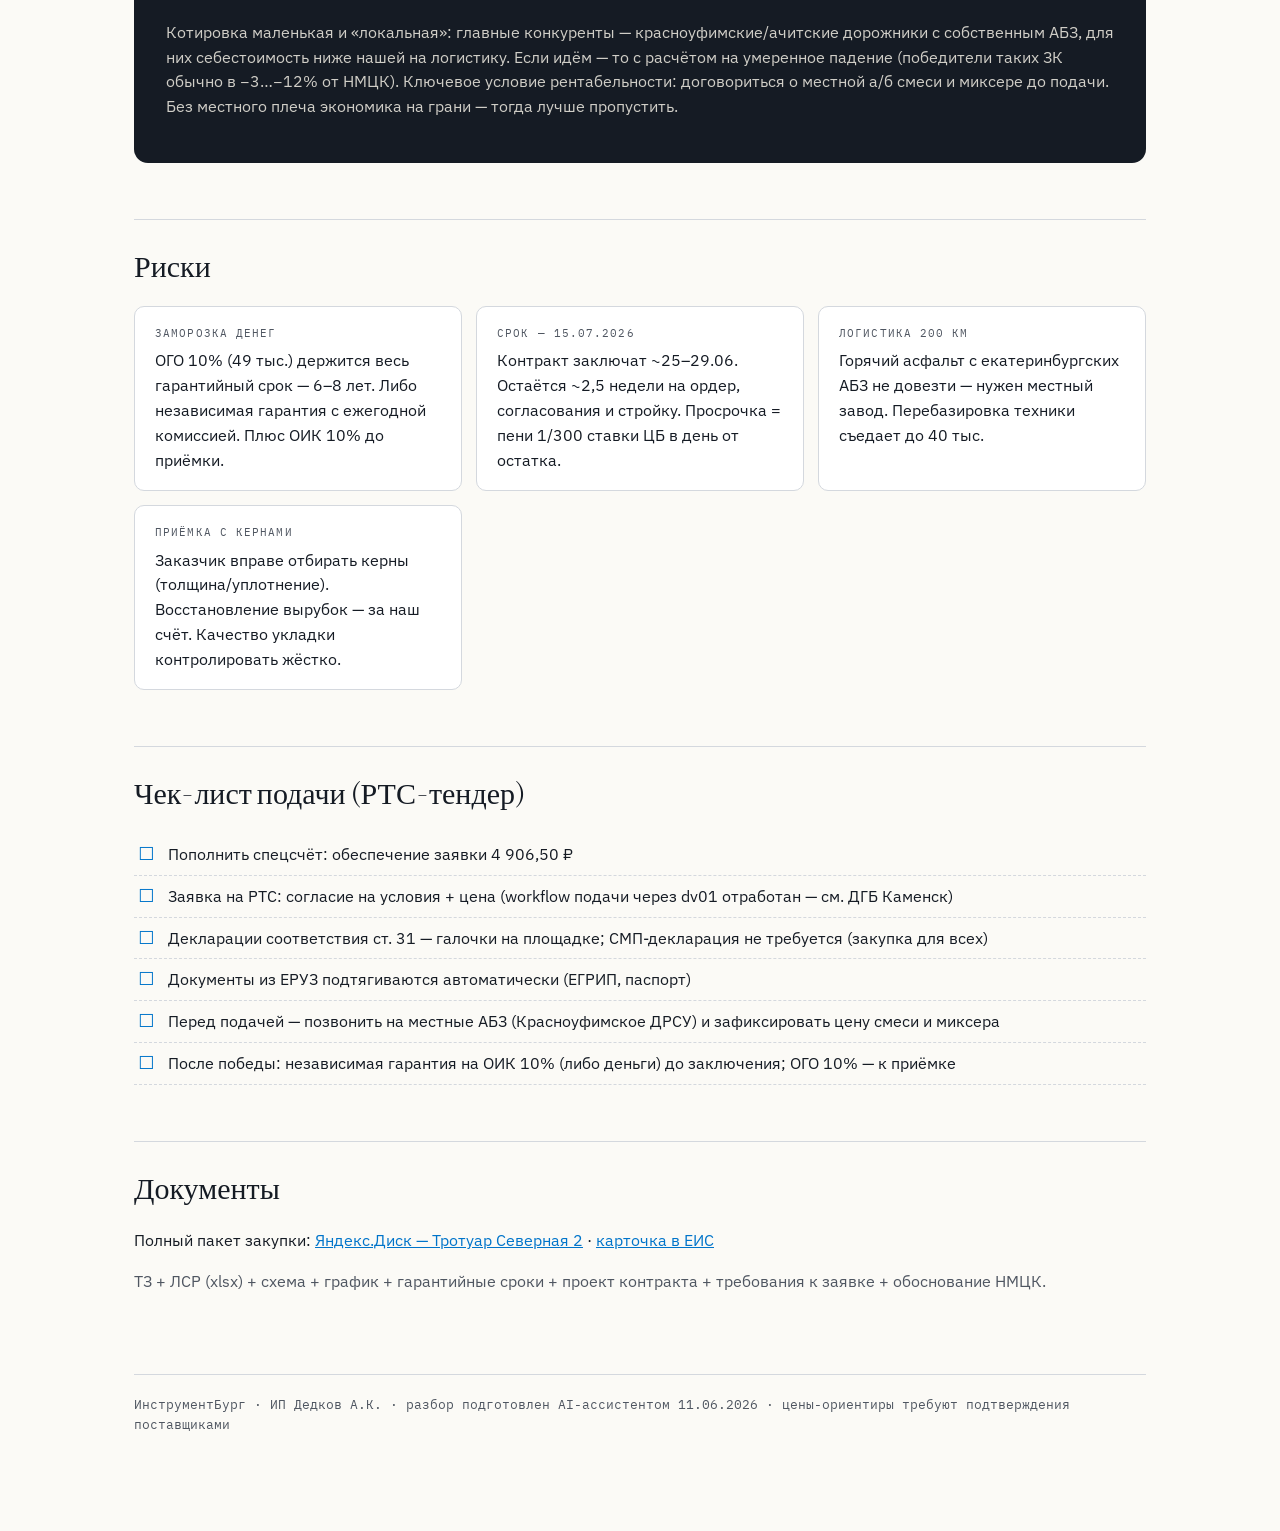
<file: krasnoufimsk-severnaya.html>
<!DOCTYPE html>
<html lang="ru">
<head>
<meta charset="UTF-8">
<meta name="viewport" content="width=device-width, initial-scale=1.0">
<meta name="robots" content="noindex, nofollow">
<title>Тротуар на ул. Северной, 2 — Красноуфимск · Разбор закупки</title>
<link rel="stylesheet" href="style.css">
</head>
<body>
<div class="wrap">

<header class="site">
  <div class="brand"><a href="index.html">← Тендер-разборы / ИнструментБург</a></div>
  <div class="meta">подготовлено 11.06.2026 · данные: ЕИС + TenderPlan</div>
</header>

<div class="kicker">Закупка № 0362300168226000039 · Запрос котировок 44-ФЗ · РТС-тендер</div>
<h1>Устройство тротуара у дома № 2 по&nbsp;ул.&nbsp;Северной в ГО Красноуфимск</h1>
<p class="lead">Новый асфальтовый тротуар 50 × 2,2 м с щебёночным основанием и 100 м бортового камня. Муниципальный заказчик, твёрдая цена, жёсткий срок — до 15 июля 2026.</p>

<div class="tag-row">
  <span class="badge accent">44-ФЗ · запрос котировок</span>
  <span class="badge warn">подача до 18.06.2026 07:00 ЕКБ</span>
  <span class="badge warn">работы до 15.07.2026</span>
  <span class="badge risk">гарантия 6–8 лет + ОГО 10%</span>
  <span class="badge good">дорожные работы — наш профиль стройнаправления</span>
</div>

<h2>Паспорт закупки</h2>
<div class="grid c3">
  <div class="card"><div class="label">НМЦК</div><div class="value">490 649,71 ₽</div><div class="sub">смета ресурсно-индексная, в т.ч. НДС 22% — 88 478 ₽</div></div>
  <div class="card"><div class="label">Заказчик</div><div class="value serif">МКУ «Служба единого заказчика»</div><div class="sub">ИНН 6619007355 · директор Е.Г.&nbsp;Мартьянов · г.&nbsp;Красноуфимск</div></div>
  <div class="card"><div class="label">Площадка</div><div class="value serif">РТС-тендер</div><div class="sub">аккредитация ИП Дедков есть (подача через dv01 отработана)</div></div>
  <div class="card"><div class="label">Подача заявок</div><div class="value">до 18.06.2026</div><div class="sub">07:00 ЕКБ (05:00 МСК) · итоги 19.06.2026</div></div>
  <div class="card"><div class="label">Срок работ</div><div class="value">до 15.07.2026</div><div class="sub">старт — с даты заключения контракта. На всё ≈ 2–3 недели</div></div>
  <div class="card"><div class="label">Оплата</div><div class="value">7 раб. дней</div><div class="sub">после приёмки в ЕИС · аванса нет · бюджет ГО Красноуфимск</div></div>
  <div class="card"><div class="label">Обеспечение заявки</div><div class="value">4 906,50 ₽</div><div class="sub">1% НМЦК (по извещению), блокируется на спецсчёте</div></div>
  <div class="card"><div class="label">Обеспечение контракта</div><div class="value">49 064,97 ₽</div><div class="sub">10% НМЦК · деньги или независимая гарантия</div></div>
  <div class="card"><div class="label">Гарантийные обязательства</div><div class="value">49 064,97 ₽</div><div class="sub">ещё 10% НМЦК — до конца гарантийного срока (6–8 лет!)</div></div>
</div>

<div class="note risk"><b>Главный «подводный камень» закупки.</b> Помимо обычного обеспечения контракта заказчик требует обеспечение гарантийных обязательств — ещё 10% от НМЦК. Гарантийный срок на основание — 6 лет, на верхний слой асфальта — 8 лет (при интенсивности &lt;1000 авто/сутки). То есть 49 тыс. ₽ либо замораживаются на годы, либо ежегодно платим банку комиссию за независимую гарантию (~3–5% годовых). Это нужно сразу закладывать в экономику.</div>

<h2>Что нужно сделать — по-простому</h2>
<p>Вдоль дома № 2 по ул. Северной (участок между ул. Механизаторов и ул. Рассветной) сейчас тротуара нет. Нужно построить его с нуля:</p>
<ol>
  <li><b>Выкопать корыто и подготовить основание.</b> Снять грунт (9 м³ под бордюры выкапывается экскаватором, грунт — 16,2 т — вывезти), спланировать полосу 50 × 2,2 м.</li>
  <li><b>Отсыпать щебёночное основание 25 см.</b> 35,75 м³ щебня М800 фр. 20-40, разровнять (грейдер/погрузчик) и укатать катком.</li>
  <li><b>Установить 100 м бортового камня в бетонную обойму.</b> С двух сторон дорожки: 50 шт. дорожного БР 100.30.15 (В30) и 50 шт. тротуарного БР 100.20.8 (В22,5), на бетон В22,5 — 5,9 м³.</li>
  <li><b>Уложить асфальт 4,5 см.</b> Розлив битумной эмульсии (88 кг), укладка горячей смеси А8 ВЛ — 13 т на 110 м², укатка. В смете заложен асфальтоукладчик, по факту на ширине 2,2 м укладывают вручную с виброплитой и катком 1,5–3 т.</li>
  <li><b>Сдать работы.</b> Акты скрытых работ (основание!), КС-2/КС-3, исполнительные схемы, паспорта качества на смесь/бетон/бордюр, фотоотчёт каждого этапа. Заказчик имеет право отобрать керны — восстановление за наш счёт.</li>
</ol>

<div class="note"><b>Организационные обязанности подрядчика по ТЗ:</b> ордер на земляные работы + согласование со всеми сетевиками, схема ограждения и знаков с согласованием ГИБДД, ответственный на объекте, фотофиксация до/во время/после. Это 3–5 рабочих дней бумажной работы до старта — при дедлайне 15.07 тянуть нельзя.</div>

<figure>
  <img src="img/krasnoufimsk-shema.png" alt="Схема тротуара по ул. Северной 2">
  <figcaption>Схема из закупки: полоса 50 × 2,2 м (110 м²), бордюр 100.30.15 — 50 шт., бордюр 100.20.8 — 50 шт. Ситуационный план — ул. Северная между Механизаторов и Рассветной.</figcaption>
</figure>

<h2>Смета заказчика по позициям</h2>
<p class="muted">Локальный сметный расчёт (ГРАНД-Смета, I кв. 2026, ресурсно-индексный метод). Суммы — «всего в текущем уровне цен», без НДС.</p>
<table>
  <tr><th>#</th><th>Позиция</th><th class="num">Объём</th><th class="num">Сумма, ₽</th></tr>
  <tr class="section"><td colspan="4">Раздел 1 · Устройство тротуара и заездов во дворы</td></tr>
  <tr><td>1</td><td>Устройство подстилающих и выравнивающих слоёв основания из щебня (работы: бульдозер, грейдер, погрузчик, каток 30 т)</td><td class="num">27,5 м³</td><td class="num">39 018</td></tr>
  <tr><td>2</td><td>Щебень М800 фр. 20-40 мм</td><td class="num">35,75 м³</td><td class="num">46 856</td></tr>
  <tr><td>3</td><td>Устройство покрытия из горячей а/б смеси (работы)</td><td class="num">110 м²</td><td class="num">10 624</td></tr>
  <tr><td>4</td><td>Эмульсия битумно-катионная ЭБДК Б</td><td class="num">0,088 т</td><td class="num">2 402</td></tr>
  <tr><td>5</td><td>Добавка за толщину покрытия (итого 4,5 см)</td><td class="num">110 м²</td><td class="num">966</td></tr>
  <tr><td>6</td><td>Смесь асфальтобетонная А8 ВЛ на БНД</td><td class="num">13,02 т</td><td class="num">79 137</td></tr>
  <tr class="section"><td colspan="4">Раздел 2 · Устройство бортовых камней</td></tr>
  <tr><td>7</td><td>Разработка грунта в отвал экскаватором</td><td class="num">9 м³</td><td class="num">694</td></tr>
  <tr><td>8</td><td>Погрузка грунта в самосвал</td><td class="num">16,2 т</td><td class="num">1 702</td></tr>
  <tr><td>9</td><td>Перевозка грунта самосвалами</td><td class="num">16,2 т</td><td class="num">2 673</td></tr>
  <tr><td>10</td><td><b>Установка бортовых камней бетонных</b> (работы — самая «жирная» позиция: ФОТ 38,5 тыс.)</td><td class="num">100 м</td><td class="num">150 899</td></tr>
  <tr><td>11</td><td>Бетон В22,5 (БСТ, F200, W6) для обоймы</td><td class="num">5,9 м³</td><td class="num">30 801</td></tr>
  <tr><td>12</td><td>Камни бортовые БР 100.20.8, В22,5 (М300)</td><td class="num">0,8 м³ (50 шт.)</td><td class="num">13 103</td></tr>
  <tr><td>13</td><td>Камни бортовые БР 100.30.15, В30 (М400)</td><td class="num">2,15 м³ (50 шт.)</td><td class="num">23 298</td></tr>
  <tr><td colspan="3">Итого без НДС <span class="muted">(в т.ч. ФОТ 47 296 · накладные 69 424)</span></td><td class="num">402 172</td></tr>
  <tr><td colspan="3">НДС 22%</td><td class="num">88 478</td></tr>
  <tr class="total"><td colspan="3">ВСЕГО по смете (= НМЦК)</td><td class="num">490 650</td></tr>
</table>

<div class="note good"><b>Налоговый бонус для ИП Дедкова.</b> В смете сидит НДС 22% (88,5 тыс. ₽), а мы платим НДС 5%. Цена контракта при этом не урезается — упрощенцу платят полную сумму. Фактически это ~80 тыс. ₽ встроенного запаса относительно сметной логики заказчика.</div>

<h2>Заказчик и конкуренция</h2>
<div class="grid c4">
  <div class="card"><div class="label">Закупок всего</div><div class="value">1 985</div><div class="sub">история МКУ «СЕЗ» в TenderPlan</div></div>
  <div class="card"><div class="label">Среднее падение</div><div class="value">19,7%</div><div class="sub">по всем закупкам заказчика</div></div>
  <div class="card"><div class="label">С одним участником</div><div class="value">123</div><div class="sub">медиана участников в дорожных закупках — 1</div></div>
  <div class="card"><div class="label">Штрафы поставщикам</div><div class="value">108</div><div class="sub">+ 98 отклонений заявок, 18 жалоб — приёмка придирчивая</div></div>
</div>
<div class="note" style="margin-top:16px"><b>Карта конкурентов.</b> Дорожные закупки МКУ «СЕЗ» за последний год стабильно забирают двое местных — ООО «Строительная компания» (6 побед) и ООО «Техник» (4 победы), почти всегда как единственные участники. Глубокие «падения» −83…−99% в их контрактах — это рамки содержания дорог по единичным расценкам, а не демпинг. Выводы: (1) скорее всего на тротуар выйдут 1–2 местных участника — глубокого падения не ожидаем, верх вилки оправдан; (2) у заказчика 108 штрафов поставщикам — к приёмке и срокам относиться максимально серьёзно.</div>

<h2>Наша оценка затрат</h2>
<p class="muted">Диапазоны: нижняя граница — местные подрядные ресурсы (Красноуфимск), верхняя — всё везём из Екатеринбурга (≈200 км).</p>
<table>
  <tr><th>Статья</th><th>Комментарий</th><th class="num">Оценка, ₽</th></tr>
  <tr class="section"><td colspan="3">Материалы</td></tr>
  <tr><td>Щебень М800 фр. 20-40, 36 м³ (~54 т)</td><td>1 250–1 500 ₽/м³ с доставкой; в смете 1 311 ₽/м³</td><td class="num">45 000 – 54 000</td></tr>
  <tr><td>А/б смесь тип А (А8 ВЛ), 13 т</td><td>5 800–6 800 ₽/т; критично найти АБЗ поближе (Красноуфимское ДРСУ / Ачит), иначе смесь остынет</td><td class="num">75 000 – 89 000</td></tr>
  <tr><td>Эмульсия битумная, 90 кг</td><td>розлив вручную</td><td class="num">3 000 – 5 000</td></tr>
  <tr><td>Бетон В22,5, 5,9 м³</td><td>5 500–6 500 ₽/м³, миксер в Красноуфимске есть</td><td class="num">32 000 – 38 000</td></tr>
  <tr><td>Бордюр БР 100.30.15, 50 шт.</td><td>480–650 ₽/шт.</td><td class="num">24 000 – 33 000</td></tr>
  <tr><td>Бордюр БР 100.20.8, 50 шт.</td><td>260–360 ₽/шт.</td><td class="num">13 000 – 18 000</td></tr>
  <tr class="section"><td colspan="3">Работы, техника, логистика</td></tr>
  <tr><td>Бригада 4 чел. × 6–8 смен</td><td>корыто, бордюр (100 м — основная трудоёмкость), укладка</td><td class="num">70 000 – 100 000</td></tr>
  <tr><td>Механизация</td><td>экскаватор-погрузчик 3–4 смены, каток 1,5–3 т, виброплита</td><td class="num">35 000 – 55 000</td></tr>
  <tr><td>Самосвал: вывоз грунта 16 т + подвозки</td><td>2–3 рейса + подвоз материалов</td><td class="num">10 000 – 15 000</td></tr>
  <tr><td>Перебазировка / командировка</td><td>Екб → Красноуфимск 200 км; ноль — если нанимаем местную технику</td><td class="num">0 – 40 000</td></tr>
  <tr><td>Исполнительная документация, лаборатория</td><td>акты скрытых, схемы, паспорта, керны</td><td class="num">10 000 – 15 000</td></tr>
  <tr><td>Ограждение, знаки, ордер, согласования</td><td>ГИБДД + сетевики</td><td class="num">5 000 – 10 000</td></tr>
  <tr class="total"><td colspan="2">Итого себестоимость</td><td class="num">322 000 – 472 000</td></tr>
  <tr><td colspan="2" class="muted">Рабочая середина (местный АБЗ + частично своя бригада)</td><td class="num"><b>≈ 395 000 – 420 000</b></td></tr>
</table>

<h2>Ценовой ориентир</h2>
<p>Маржа при себестоимости ≈ 400–420 тыс. ₽ (до налогов УСН/НДС 5%):</p>
<div>
  <div class="bar-row"><div><b>490 650 ₽</b> <span class="muted">(НМЦК)</span></div><div class="bar-track"><div class="bar-fill good" style="width:88%"></div></div><div class="bar-note">маржа ≈ 70–90 тыс. · 15–18%</div></div>
  <div class="bar-row"><div><b>465 000 ₽</b> <span class="muted">(−5%)</span></div><div class="bar-track"><div class="bar-fill good" style="width:62%"></div></div><div class="bar-note">маржа ≈ 45–65 тыс. · 10–14%</div></div>
  <div class="bar-row"><div><b>440 000 ₽</b> <span class="muted">(−10%)</span></div><div class="bar-track"><div class="bar-fill warn" style="width:33%"></div></div><div class="bar-note">маржа ≈ 20–40 тыс. · 5–9%</div></div>
  <div class="bar-row"><div><b>420 000 ₽</b> <span class="muted">(−14%)</span></div><div class="bar-track"><div class="bar-fill risk" style="width:10%"></div></div><div class="bar-note">около нуля — не опускаться</div></div>
  <div class="bar-row"><div><b>367 987 ₽</b> <span class="muted">(−25%)</span></div><div class="bar-track"><div class="bar-fill risk" style="width:2%"></div></div><div class="bar-note">порог антидемпинга (ст. 37: ОИК ×1,5)</div></div>
</div>

<div class="verdict">
  <div class="kicker">Рекомендация</div>
  <h3>Подавать <span class="big">460 000 – 480 000 ₽</span>, стоп-цена 440 000 ₽</h3>
  <p>Котировка маленькая и «локальная»: главные конкуренты — красноуфимские/ачитские дорожники с собственным АБЗ, для них себестоимость ниже нашей на логистику. Если идём — то с расчётом на умеренное падение (победители таких ЗК обычно в −3…−12% от НМЦК). Ключевое условие рентабельности: договориться о местной а/б смеси и миксере до подачи. Без местного плеча экономика на грани — тогда лучше пропустить.</p>
</div>

<h2>Риски</h2>
<div class="grid c2">
  <div class="card"><div class="label">Заморозка денег</div>ОГО 10% (49 тыс.) держится весь гарантийный срок — 6–8 лет. Либо независимая гарантия с ежегодной комиссией. Плюс ОИК 10% до приёмки.</div>
  <div class="card"><div class="label">Срок — 15.07.2026</div>Контракт заключат ~25–29.06. Остаётся ~2,5 недели на ордер, согласования и стройку. Просрочка = пени 1/300 ставки ЦБ в день от остатка.</div>
  <div class="card"><div class="label">Логистика 200 км</div>Горячий асфальт с екатеринбургских АБЗ не довезти — нужен местный завод. Перебазировка техники съедает до 40 тыс.</div>
  <div class="card"><div class="label">Приёмка с кернами</div>Заказчик вправе отбирать керны (толщина/уплотнение). Восстановление вырубок — за наш счёт. Качество укладки контролировать жёстко.</div>
</div>

<h2>Чек-лист подачи (РТС-тендер)</h2>
<ul class="checklist">
  <li>Пополнить спецсчёт: обеспечение заявки 4 906,50 ₽</li>
  <li>Заявка на РТС: согласие на условия + цена (workflow подачи через dv01 отработан — см. ДГБ Каменск)</li>
  <li>Декларации соответствия ст. 31 — галочки на площадке; СМП-декларация не требуется (закупка для всех)</li>
  <li>Документы из ЕРУЗ подтягиваются автоматически (ЕГРИП, паспорт)</li>
  <li>Перед подачей — позвонить на местные АБЗ (Красноуфимское ДРСУ) и зафиксировать цену смеси и миксера</li>
  <li>После победы: независимая гарантия на ОИК 10% (либо деньги) до заключения; ОГО 10% — к приёмке</li>
</ul>

<h2>Документы</h2>
<p>Полный пакет закупки: <a href="https://yadi.sk/d/eZzuVzxclOyM3g">Яндекс.Диск — Тротуар Северная 2</a> · <a href="https://zakupki.gov.ru/epz/order/notice/zk20/view/common-info.html?regNumber=0362300168226000039">карточка в ЕИС</a></p>
<p class="muted">ТЗ + ЛСР (xlsx) + схема + график + гарантийные сроки + проект контракта + требования к заявке + обоснование НМЦК.</p>

<footer>ИнструментБург · ИП Дедков А.К. · разбор подготовлен AI-ассистентом 11.06.2026 · цены-ориентиры требуют подтверждения поставщиками</footer>
</div>
</body>
</html>
</file>
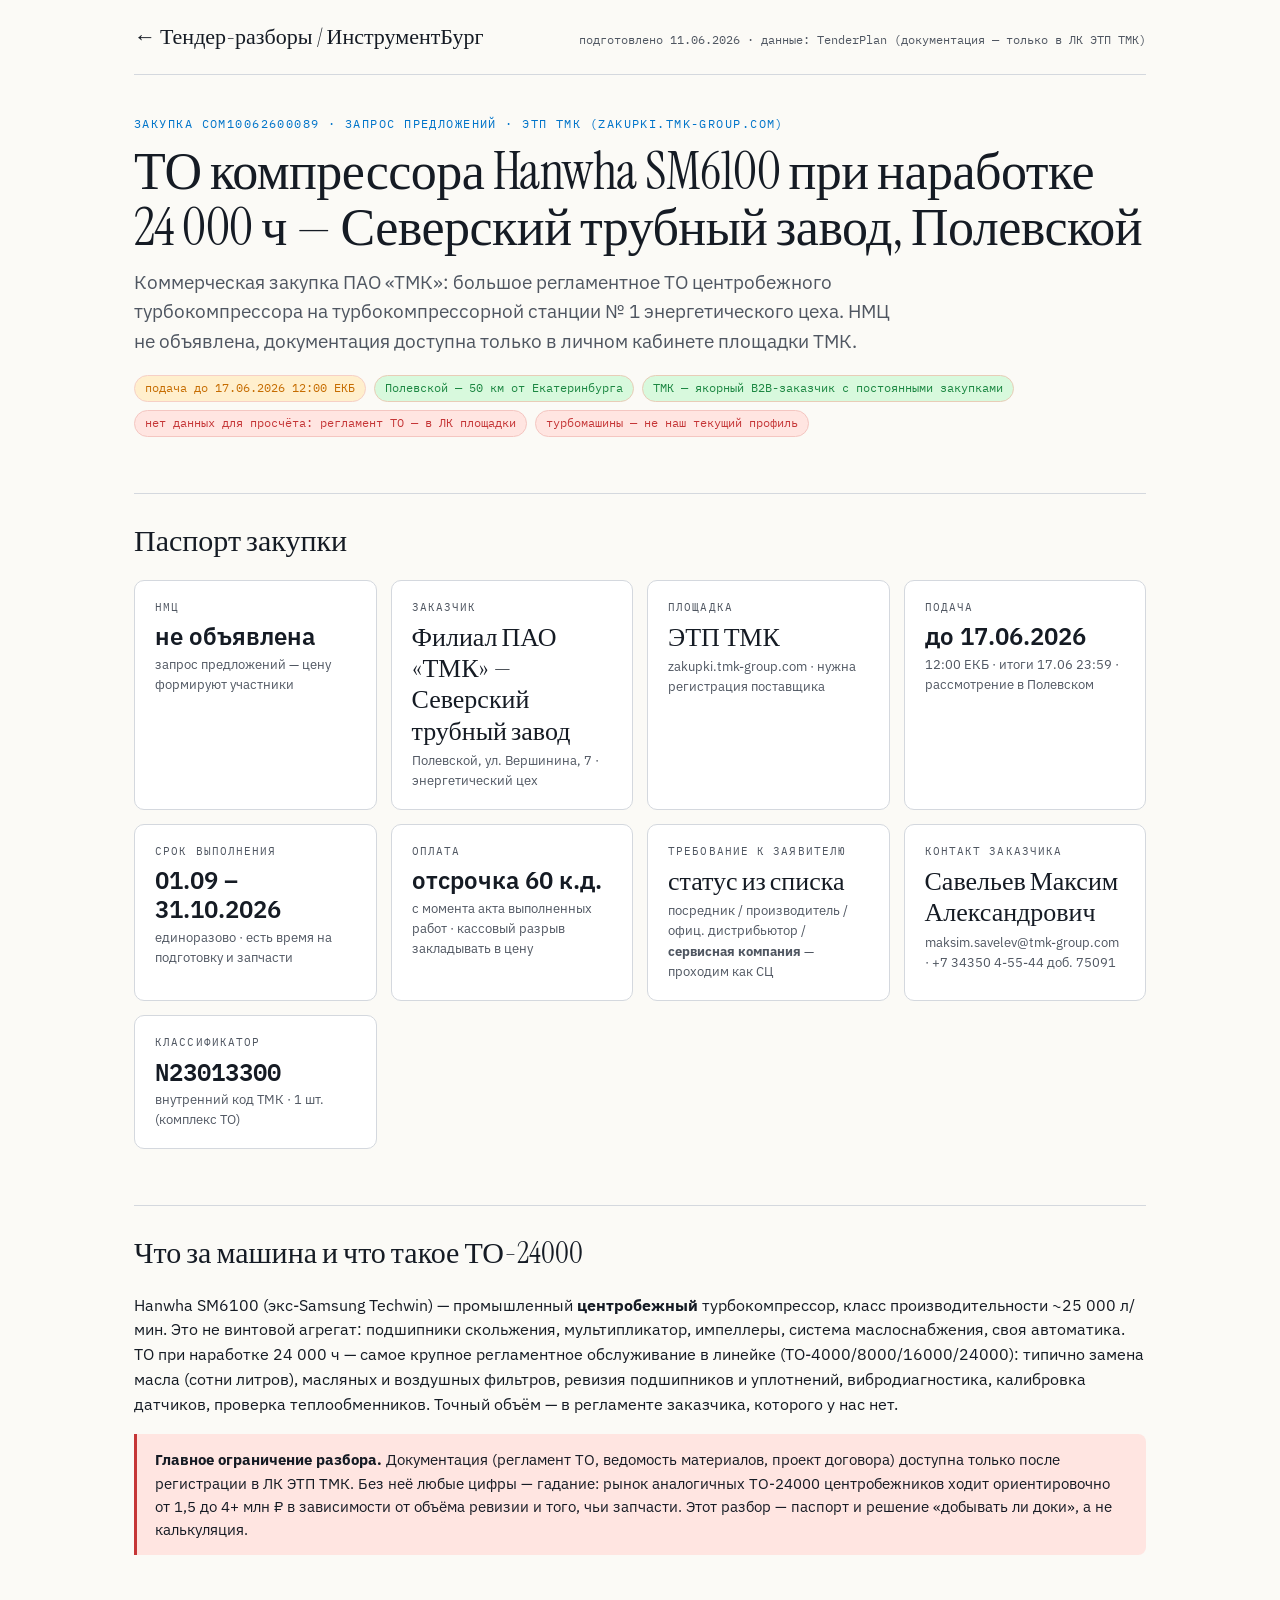
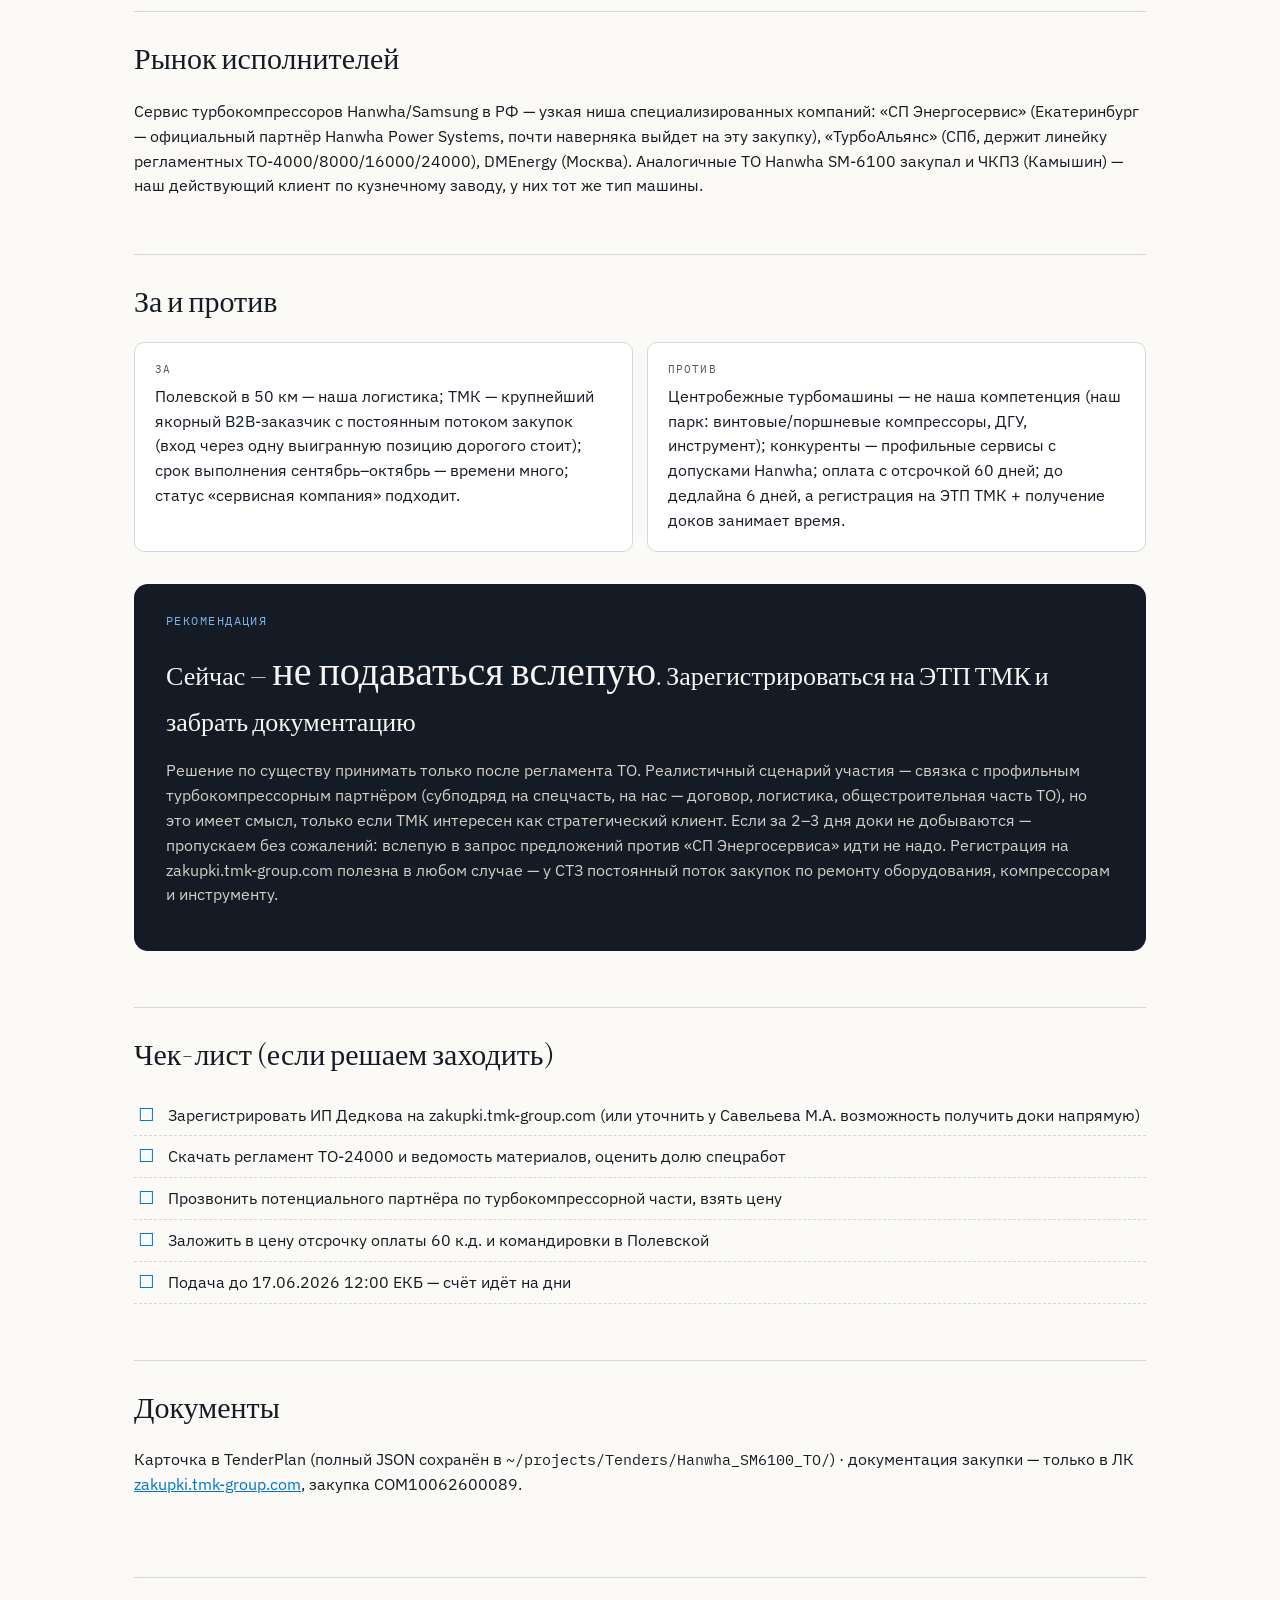
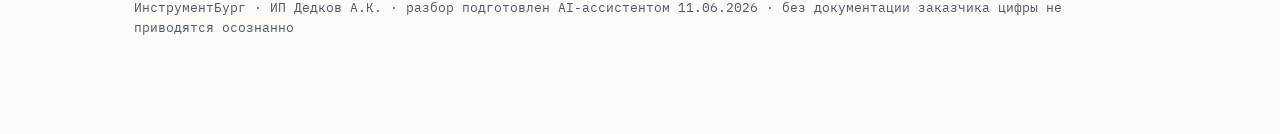
<file: tmk-hanwha-sm6100.html>
<!DOCTYPE html>
<html lang="ru">
<head>
<meta charset="UTF-8">
<meta name="viewport" content="width=device-width, initial-scale=1.0">
<meta name="robots" content="noindex, nofollow">
<title>ТО турбокомпрессора Hanwha SM6100 — ТМК Северский трубный завод · Разбор закупки</title>
<link rel="stylesheet" href="style.css">
</head>
<body>
<div class="wrap">

<header class="site">
  <div class="brand"><a href="index.html">← Тендер-разборы / ИнструментБург</a></div>
  <div class="meta">подготовлено 11.06.2026 · данные: TenderPlan (документация — только в ЛК ЭТП ТМК)</div>
</header>

<div class="kicker">Закупка COM10062600089 · Запрос предложений · ЭТП ТМК (zakupki.tmk-group.com)</div>
<h1>ТО компрессора Hanwha SM6100 при наработке 24&nbsp;000&nbsp;ч — Северский трубный завод, Полевской</h1>
<p class="lead">Коммерческая закупка ПАО «ТМК»: большое регламентное ТО центробежного турбокомпрессора на турбокомпрессорной станции №&nbsp;1 энергетического цеха. НМЦ не объявлена, документация доступна только в личном кабинете площадки ТМК.</p>

<div class="tag-row">
  <span class="badge warn">подача до 17.06.2026 12:00 ЕКБ</span>
  <span class="badge good">Полевской — 50 км от Екатеринбурга</span>
  <span class="badge good">ТМК — якорный B2B-заказчик с постоянными закупками</span>
  <span class="badge risk">нет данных для просчёта: регламент ТО — в ЛК площадки</span>
  <span class="badge risk">турбомашины — не наш текущий профиль</span>
</div>

<h2>Паспорт закупки</h2>
<div class="grid c3">
  <div class="card"><div class="label">НМЦ</div><div class="value">не объявлена</div><div class="sub">запрос предложений — цену формируют участники</div></div>
  <div class="card"><div class="label">Заказчик</div><div class="value serif">Филиал ПАО «ТМК» — Северский трубный завод</div><div class="sub">Полевской, ул. Вершинина, 7 · энергетический цех</div></div>
  <div class="card"><div class="label">Площадка</div><div class="value serif">ЭТП ТМК</div><div class="sub">zakupki.tmk-group.com · нужна регистрация поставщика</div></div>
  <div class="card"><div class="label">Подача</div><div class="value">до 17.06.2026</div><div class="sub">12:00 ЕКБ · итоги 17.06 23:59 · рассмотрение в Полевском</div></div>
  <div class="card"><div class="label">Срок выполнения</div><div class="value">01.09 – 31.10.2026</div><div class="sub">единоразово · есть время на подготовку и запчасти</div></div>
  <div class="card"><div class="label">Оплата</div><div class="value">отсрочка 60 к.д.</div><div class="sub">с момента акта выполненных работ · кассовый разрыв закладывать в цену</div></div>
  <div class="card"><div class="label">Требование к заявителю</div><div class="value serif">статус из списка</div><div class="sub">посредник / производитель / офиц. дистрибьютор / <b>сервисная компания</b> — проходим как СЦ</div></div>
  <div class="card"><div class="label">Контакт заказчика</div><div class="value serif">Савельев Максим Александрович</div><div class="sub">maksim.savelev@tmk-group.com · +7 34350 4-55-44 доб. 75091</div></div>
  <div class="card"><div class="label">Классификатор</div><div class="value mono">N23013300</div><div class="sub">внутренний код ТМК · 1 шт. (комплекс ТО)</div></div>
</div>

<h2>Что за машина и что такое ТО-24000</h2>
<p>Hanwha SM6100 (экс-Samsung Techwin) — промышленный <b>центробежный</b> турбокомпрессор, класс производительности ~25 000 л/мин. Это не винтовой агрегат: подшипники скольжения, мультипликатор, импеллеры, система маслоснабжения, своя автоматика. ТО при наработке 24 000 ч — самое крупное регламентное обслуживание в линейке (ТО-4000/8000/16000/24000): типично замена масла (сотни литров), масляных и воздушных фильтров, ревизия подшипников и уплотнений, вибродиагностика, калибровка датчиков, проверка теплообменников. Точный объём — в регламенте заказчика, которого у нас нет.</p>

<div class="note risk"><b>Главное ограничение разбора.</b> Документация (регламент ТО, ведомость материалов, проект договора) доступна только после регистрации в ЛК ЭТП ТМК. Без неё любые цифры — гадание: рынок аналогичных ТО-24000 центробежников ходит ориентировочно от 1,5 до 4+ млн ₽ в зависимости от объёма ревизии и того, чьи запчасти. Этот разбор — паспорт и решение «добывать ли доки», а не калькуляция.</div>

<h2>Рынок исполнителей</h2>
<p>Сервис турбокомпрессоров Hanwha/Samsung в РФ — узкая ниша специализированных компаний: «СП Энергосервис» (Екатеринбург — официальный партнёр Hanwha Power Systems, почти наверняка выйдет на эту закупку), «ТурбоАльянс» (СПб, держит линейку регламентных ТО-4000/8000/16000/24000), DMEnergy (Москва). Аналогичные ТО Hanwha SM-6100 закупал и ЧКПЗ (Камышин) — наш действующий клиент по кузнечному заводу, у них тот же тип машины.</p>

<h2>За и против</h2>
<div class="grid c2">
  <div class="card"><div class="label">За</div>Полевской в 50 км — наша логистика; ТМК — крупнейший якорный B2B-заказчик с постоянным потоком закупок (вход через одну выигранную позицию дорогого стоит); срок выполнения сентябрь–октябрь — времени много; статус «сервисная компания» подходит.</div>
  <div class="card"><div class="label">Против</div>Центробежные турбомашины — не наша компетенция (наш парк: винтовые/поршневые компрессоры, ДГУ, инструмент); конкуренты — профильные сервисы с допусками Hanwha; оплата с отсрочкой 60 дней; до дедлайна 6 дней, а регистрация на ЭТП ТМК + получение доков занимает время.</div>
</div>

<div class="verdict">
  <div class="kicker">Рекомендация</div>
  <h3>Сейчас — <span class="big">не подаваться вслепую</span>. Зарегистрироваться на ЭТП ТМК и забрать документацию</h3>
  <p>Решение по существу принимать только после регламента ТО. Реалистичный сценарий участия — связка с профильным турбокомпрессорным партнёром (субподряд на спецчасть, на нас — договор, логистика, общестроительная часть ТО), но это имеет смысл, только если ТМК интересен как стратегический клиент. Если за 2–3 дня доки не добываются — пропускаем без сожалений: вслепую в запрос предложений против «СП Энергосервиса» идти не надо. Регистрация на zakupki.tmk-group.com полезна в любом случае — у СТЗ постоянный поток закупок по ремонту оборудования, компрессорам и инструменту.</p>
</div>

<h2>Чек-лист (если решаем заходить)</h2>
<ul class="checklist">
  <li>Зарегистрировать ИП Дедкова на zakupki.tmk-group.com (или уточнить у Савельева М.А. возможность получить доки напрямую)</li>
  <li>Скачать регламент ТО-24000 и ведомость материалов, оценить долю спецработ</li>
  <li>Прозвонить потенциального партнёра по турбокомпрессорной части, взять цену</li>
  <li>Заложить в цену отсрочку оплаты 60 к.д. и командировки в Полевской</li>
  <li>Подача до 17.06.2026 12:00 ЕКБ — счёт идёт на дни</li>
</ul>

<h2>Документы</h2>
<p>Карточка в TenderPlan (полный JSON сохранён в <span class="mono">~/projects/Tenders/Hanwha_SM6100_TO/</span>) · документация закупки — только в ЛК <a href="https://zakupki.tmk-group.com">zakupki.tmk-group.com</a>, закупка COM10062600089.</p>

<footer>ИнструментБург · ИП Дедков А.К. · разбор подготовлен AI-ассистентом 11.06.2026 · без документации заказчика цифры не приводятся осознанно</footer>
</div>
</body>
</html>
</file>
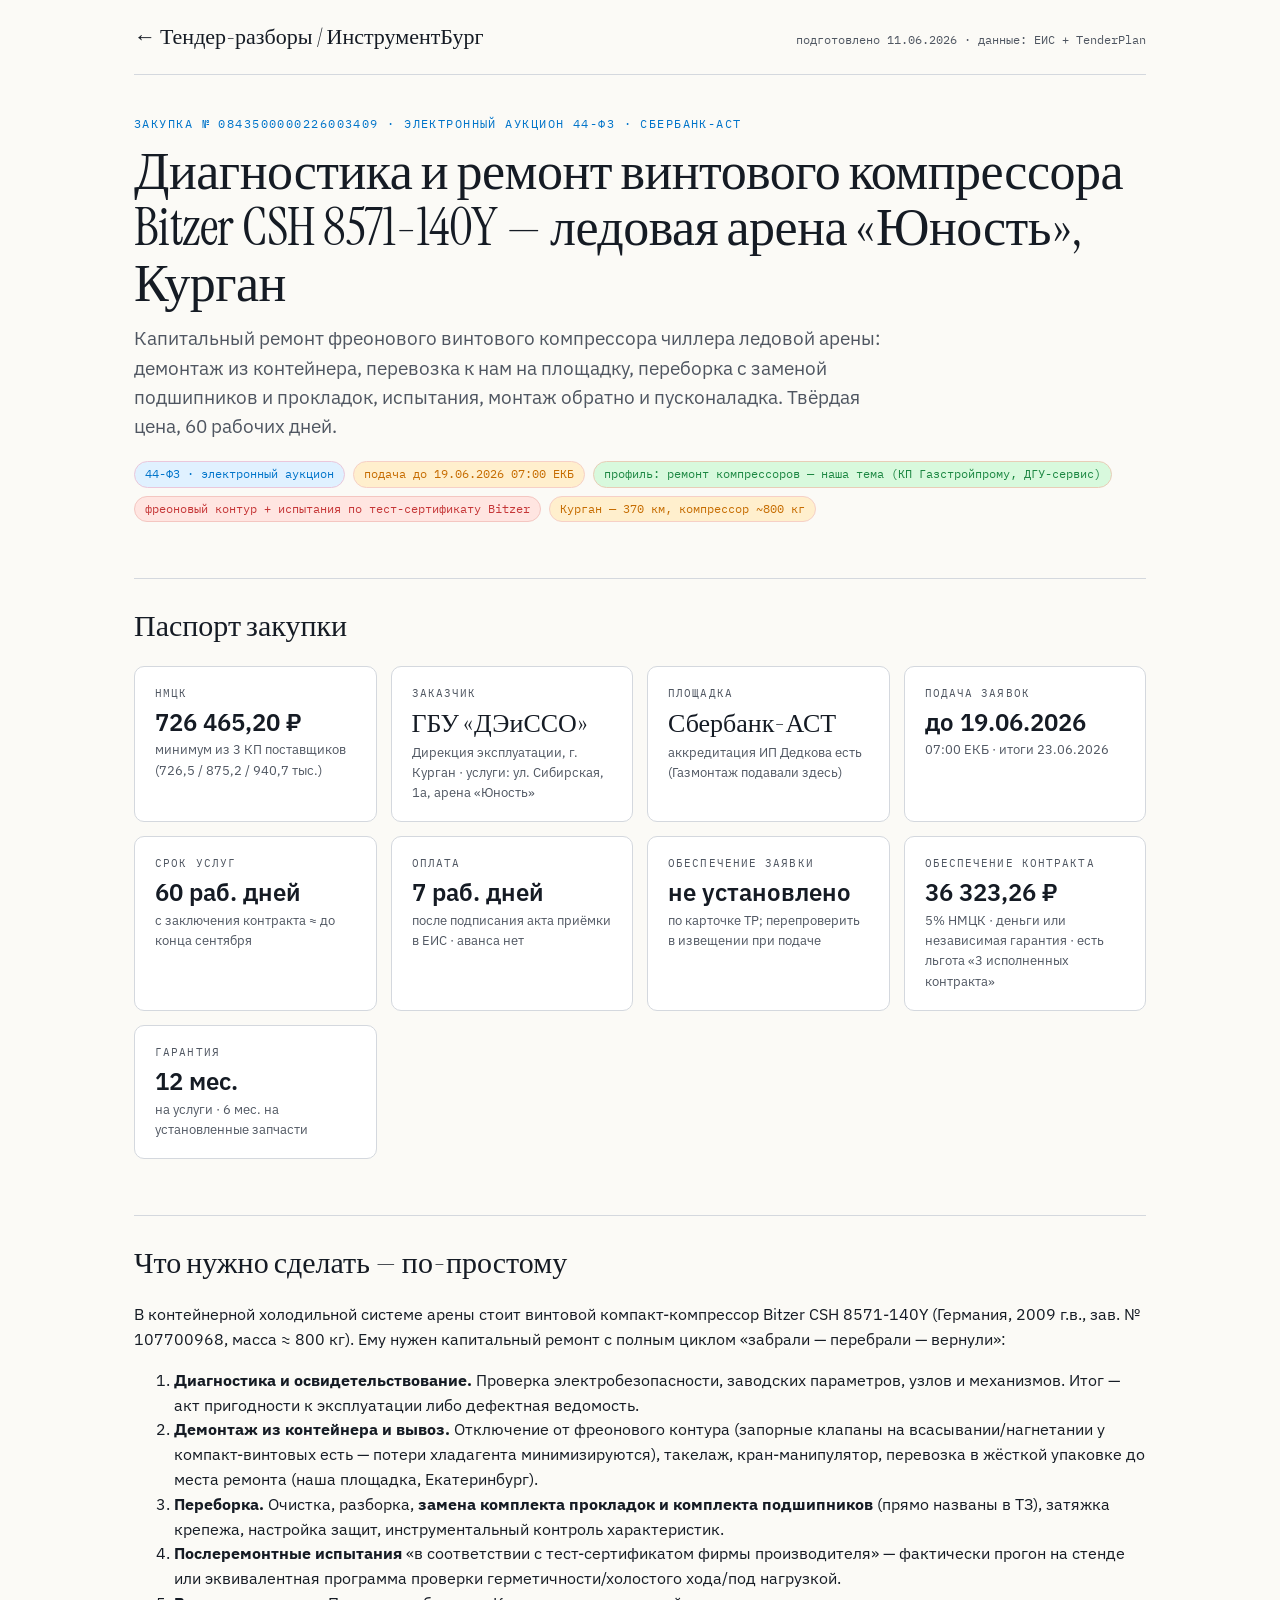
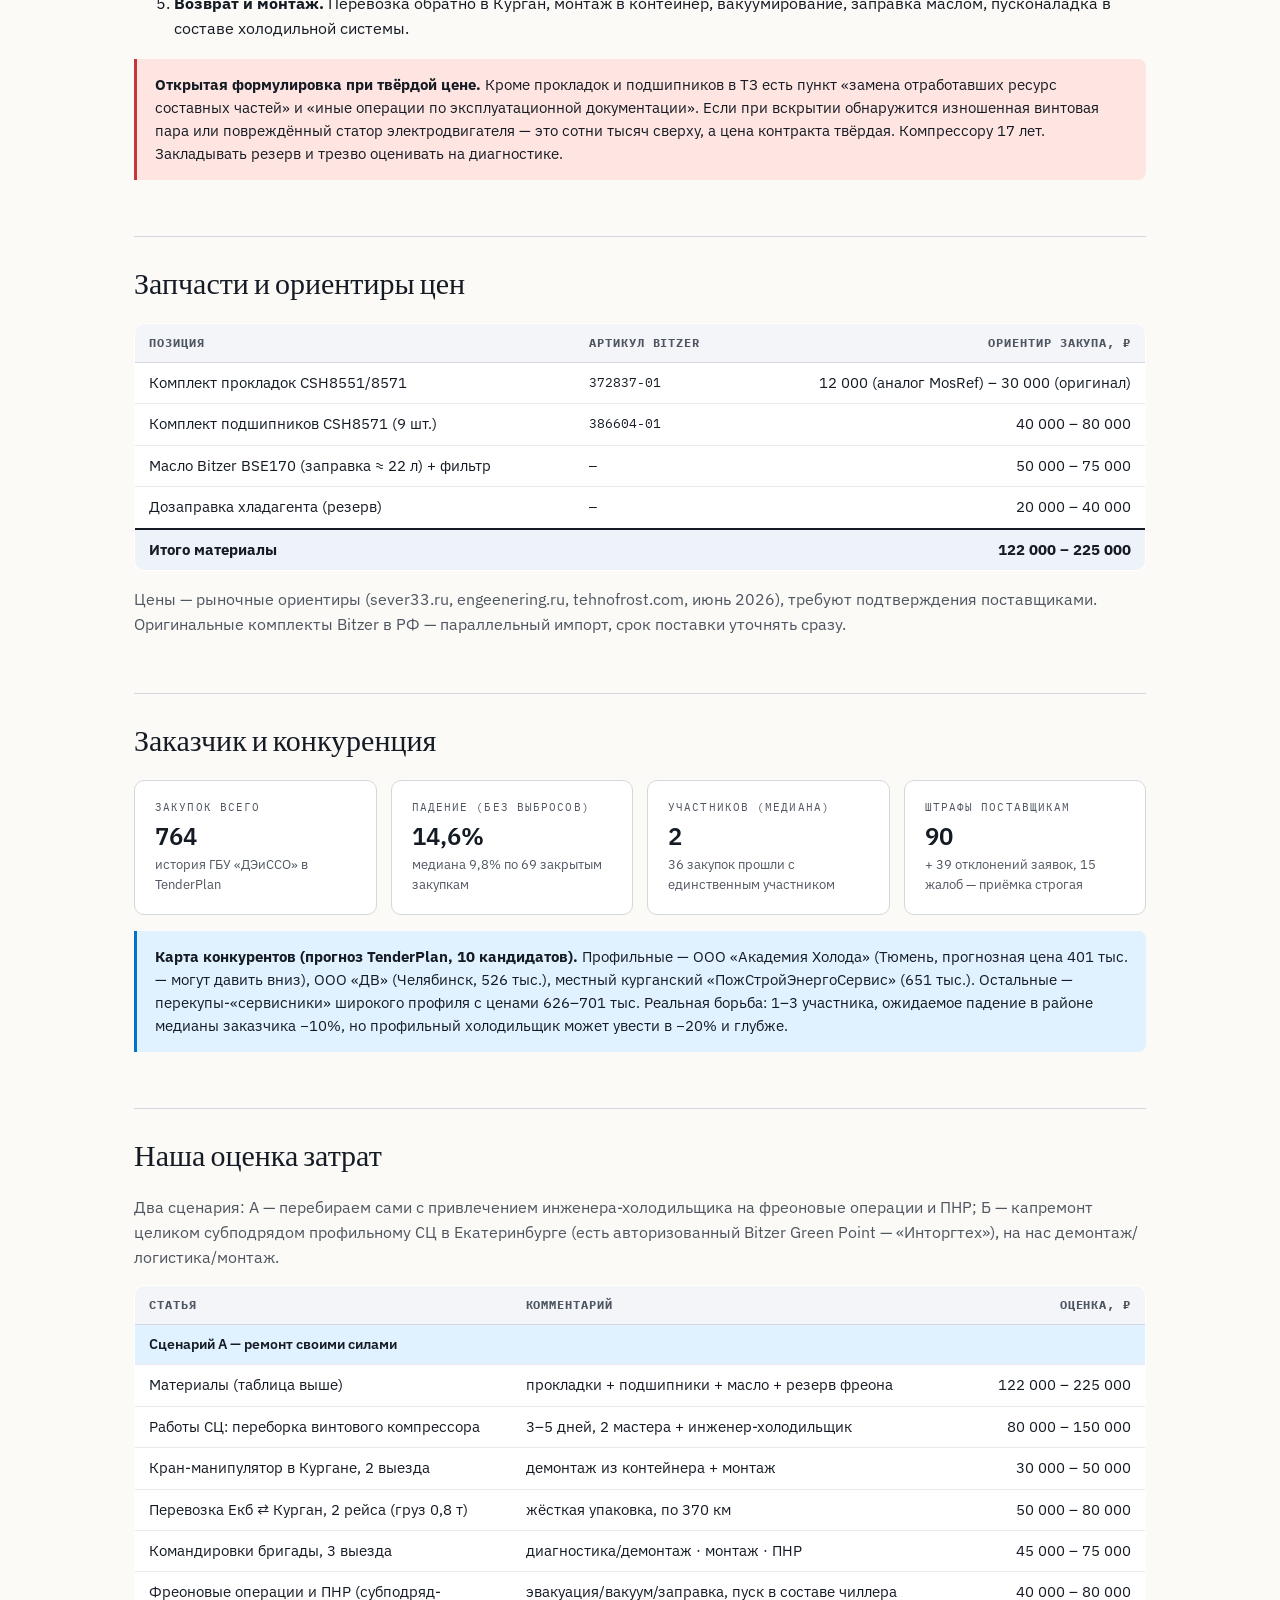
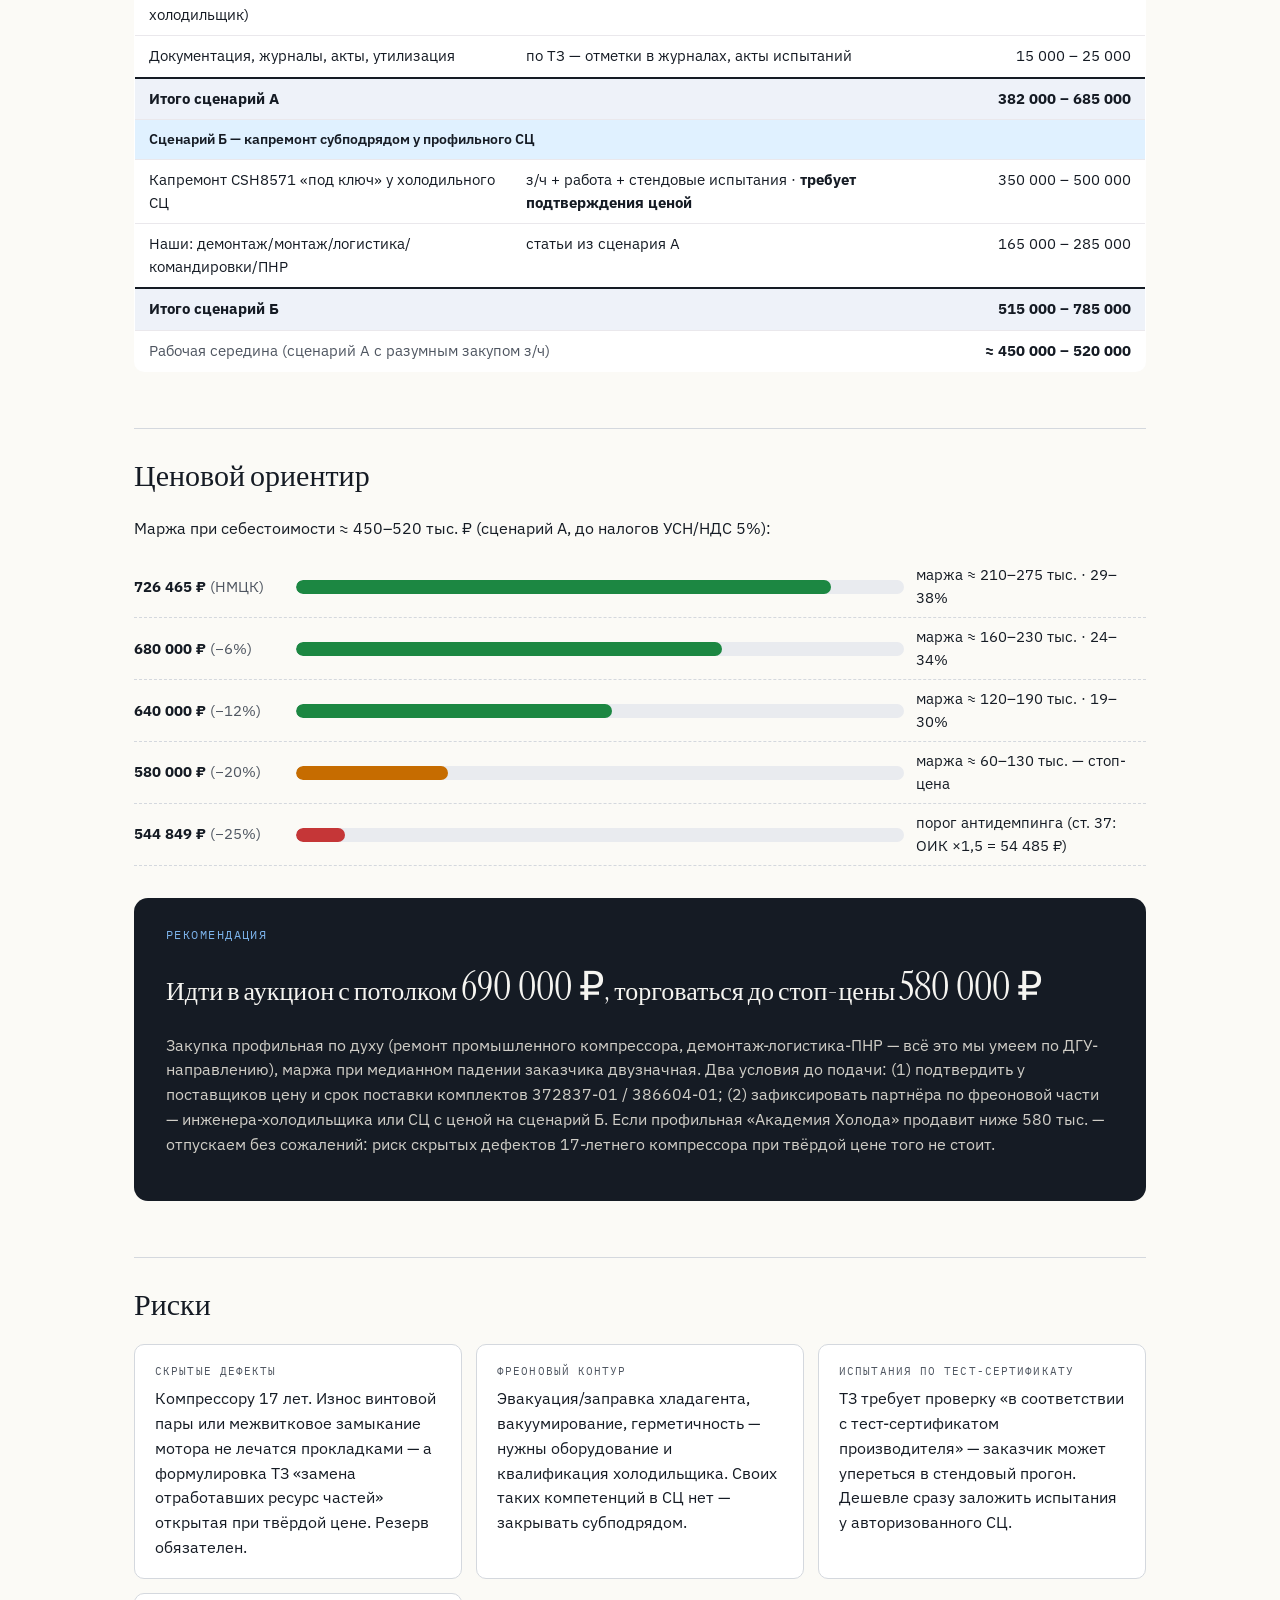
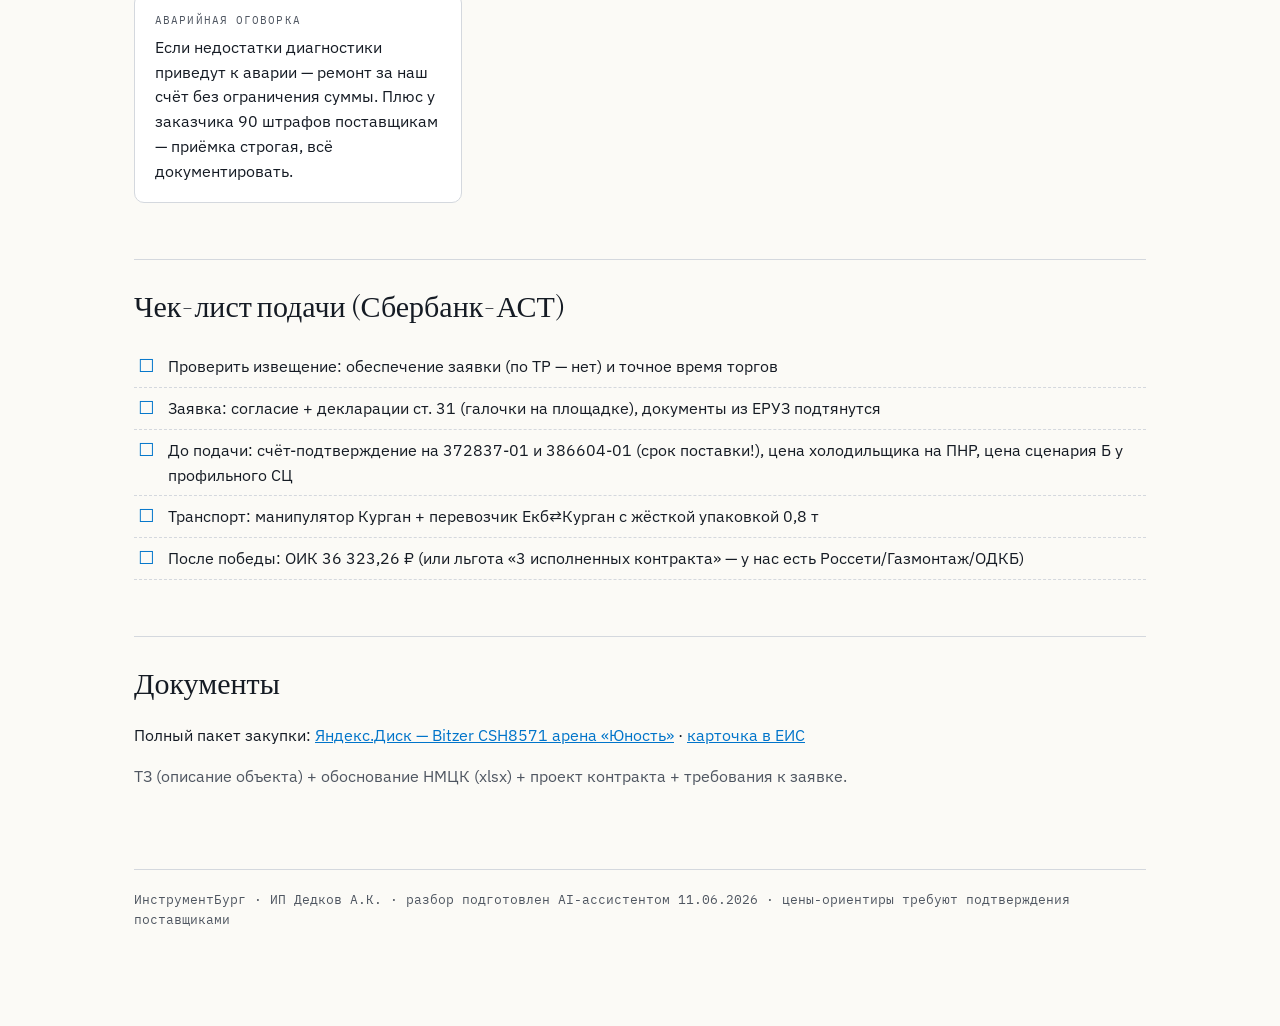
<file: yunost-bitzer.html>
<!DOCTYPE html>
<html lang="ru">
<head>
<meta charset="UTF-8">
<meta name="viewport" content="width=device-width, initial-scale=1.0">
<meta name="robots" content="noindex, nofollow">
<title>Ремонт компрессора Bitzer CSH 8571 — ледовая арена «Юность», Курган · Разбор закупки</title>
<link rel="stylesheet" href="style.css">
</head>
<body>
<div class="wrap">

<header class="site">
  <div class="brand"><a href="index.html">← Тендер-разборы / ИнструментБург</a></div>
  <div class="meta">подготовлено 11.06.2026 · данные: ЕИС + TenderPlan</div>
</header>

<div class="kicker">Закупка № 0843500000226003409 · Электронный аукцион 44-ФЗ · Сбербанк-АСТ</div>
<h1>Диагностика и ремонт винтового компрессора Bitzer CSH&nbsp;8571-140Y — ледовая арена «Юность», Курган</h1>
<p class="lead">Капитальный ремонт фреонового винтового компрессора чиллера ледовой арены: демонтаж из контейнера, перевозка к нам на площадку, переборка с заменой подшипников и прокладок, испытания, монтаж обратно и пусконаладка. Твёрдая цена, 60 рабочих дней.</p>

<div class="tag-row">
  <span class="badge accent">44-ФЗ · электронный аукцион</span>
  <span class="badge warn">подача до 19.06.2026 07:00 ЕКБ</span>
  <span class="badge good">профиль: ремонт компрессоров — наша тема (КП Газстройпрому, ДГУ-сервис)</span>
  <span class="badge risk">фреоновый контур + испытания по тест-сертификату Bitzer</span>
  <span class="badge warn">Курган — 370 км, компрессор ~800 кг</span>
</div>

<h2>Паспорт закупки</h2>
<div class="grid c3">
  <div class="card"><div class="label">НМЦК</div><div class="value">726 465,20 ₽</div><div class="sub">минимум из 3 КП поставщиков (726,5 / 875,2 / 940,7 тыс.)</div></div>
  <div class="card"><div class="label">Заказчик</div><div class="value serif">ГБУ «ДЭиССО»</div><div class="sub">Дирекция эксплуатации, г. Курган · услуги: ул. Сибирская, 1а, арена «Юность»</div></div>
  <div class="card"><div class="label">Площадка</div><div class="value serif">Сбербанк-АСТ</div><div class="sub">аккредитация ИП Дедкова есть (Газмонтаж подавали здесь)</div></div>
  <div class="card"><div class="label">Подача заявок</div><div class="value">до 19.06.2026</div><div class="sub">07:00 ЕКБ · итоги 23.06.2026</div></div>
  <div class="card"><div class="label">Срок услуг</div><div class="value">60 раб. дней</div><div class="sub">с заключения контракта ≈ до конца сентября</div></div>
  <div class="card"><div class="label">Оплата</div><div class="value">7 раб. дней</div><div class="sub">после подписания акта приёмки в ЕИС · аванса нет</div></div>
  <div class="card"><div class="label">Обеспечение заявки</div><div class="value">не установлено</div><div class="sub">по карточке TP; перепроверить в извещении при подаче</div></div>
  <div class="card"><div class="label">Обеспечение контракта</div><div class="value">36 323,26 ₽</div><div class="sub">5% НМЦК · деньги или независимая гарантия · есть льгота «3 исполненных контракта»</div></div>
  <div class="card"><div class="label">Гарантия</div><div class="value">12 мес.</div><div class="sub">на услуги · 6 мес. на установленные запчасти</div></div>
</div>

<h2>Что нужно сделать — по-простому</h2>
<p>В контейнерной холодильной системе арены стоит винтовой компакт-компрессор Bitzer CSH 8571-140Y (Германия, 2009 г.в., зав. № 107700968, масса ≈ 800 кг). Ему нужен капитальный ремонт с полным циклом «забрали — перебрали — вернули»:</p>
<ol>
  <li><b>Диагностика и освидетельствование.</b> Проверка электробезопасности, заводских параметров, узлов и механизмов. Итог — акт пригодности к эксплуатации либо дефектная ведомость.</li>
  <li><b>Демонтаж из контейнера и вывоз.</b> Отключение от фреонового контура (запорные клапаны на всасывании/нагнетании у компакт-винтовых есть — потери хладагента минимизируются), такелаж, кран-манипулятор, перевозка в жёсткой упаковке до места ремонта (наша площадка, Екатеринбург).</li>
  <li><b>Переборка.</b> Очистка, разборка, <b>замена комплекта прокладок и комплекта подшипников</b> (прямо названы в ТЗ), затяжка крепежа, настройка защит, инструментальный контроль характеристик.</li>
  <li><b>Послеремонтные испытания</b> «в соответствии с тест-сертификатом фирмы производителя» — фактически прогон на стенде или эквивалентная программа проверки герметичности/холостого хода/под нагрузкой.</li>
  <li><b>Возврат и монтаж.</b> Перевозка обратно в Курган, монтаж в контейнер, вакуумирование, заправка маслом, пусконаладка в составе холодильной системы.</li>
</ol>

<div class="note risk"><b>Открытая формулировка при твёрдой цене.</b> Кроме прокладок и подшипников в ТЗ есть пункт «замена отработавших ресурс составных частей» и «иные операции по эксплуатационной документации». Если при вскрытии обнаружится изношенная винтовая пара или повреждённый статор электродвигателя — это сотни тысяч сверху, а цена контракта твёрдая. Компрессору 17 лет. Закладывать резерв и трезво оценивать на диагностике.</div>

<h2>Запчасти и ориентиры цен</h2>
<table>
  <tr><th>Позиция</th><th>Артикул Bitzer</th><th class="num">Ориентир закупа, ₽</th></tr>
  <tr><td>Комплект прокладок CSH8551/8571</td><td class="mono">372837-01</td><td class="num">12 000 (аналог MosRef) – 30 000 (оригинал)</td></tr>
  <tr><td>Комплект подшипников CSH8571 (9 шт.)</td><td class="mono">386604-01</td><td class="num">40 000 – 80 000</td></tr>
  <tr><td>Масло Bitzer BSE170 (заправка ≈ 22 л) + фильтр</td><td class="mono">—</td><td class="num">50 000 – 75 000</td></tr>
  <tr><td>Дозаправка хладагента (резерв)</td><td class="mono">—</td><td class="num">20 000 – 40 000</td></tr>
  <tr class="total"><td colspan="2">Итого материалы</td><td class="num">122 000 – 225 000</td></tr>
</table>
<p class="muted">Цены — рыночные ориентиры (sever33.ru, engeenering.ru, tehnofrost.com, июнь 2026), требуют подтверждения поставщиками. Оригинальные комплекты Bitzer в РФ — параллельный импорт, срок поставки уточнять сразу.</p>

<h2>Заказчик и конкуренция</h2>
<div class="grid c4">
  <div class="card"><div class="label">Закупок всего</div><div class="value">764</div><div class="sub">история ГБУ «ДЭиССО» в TenderPlan</div></div>
  <div class="card"><div class="label">Падение (без выбросов)</div><div class="value">14,6%</div><div class="sub">медиана 9,8% по 69 закрытым закупкам</div></div>
  <div class="card"><div class="label">Участников (медиана)</div><div class="value">2</div><div class="sub">36 закупок прошли с единственным участником</div></div>
  <div class="card"><div class="label">Штрафы поставщикам</div><div class="value">90</div><div class="sub">+ 39 отклонений заявок, 15 жалоб — приёмка строгая</div></div>
</div>
<div class="note" style="margin-top:16px"><b>Карта конкурентов (прогноз TenderPlan, 10 кандидатов).</b> Профильные — ООО «Академия Холода» (Тюмень, прогнозная цена 401 тыс. — могут давить вниз), ООО «ДВ» (Челябинск, 526 тыс.), местный курганский «ПожСтройЭнергоСервис» (651 тыс.). Остальные — перекупы-«сервисники» широкого профиля с ценами 626–701 тыс. Реальная борьба: 1–3 участника, ожидаемое падение в районе медианы заказчика −10%, но профильный холодильщик может увести в −20% и глубже.</div>

<h2>Наша оценка затрат</h2>
<p class="muted">Два сценария: А — перебираем сами с привлечением инженера-холодильщика на фреоновые операции и ПНР; Б — капремонт целиком субподрядом профильному СЦ в Екатеринбурге (есть авторизованный Bitzer Green Point — «Инторгтех»), на нас демонтаж/логистика/монтаж.</p>
<table>
  <tr><th>Статья</th><th>Комментарий</th><th class="num">Оценка, ₽</th></tr>
  <tr class="section"><td colspan="3">Сценарий А — ремонт своими силами</td></tr>
  <tr><td>Материалы (таблица выше)</td><td>прокладки + подшипники + масло + резерв фреона</td><td class="num">122 000 – 225 000</td></tr>
  <tr><td>Работы СЦ: переборка винтового компрессора</td><td>3–5 дней, 2 мастера + инженер-холодильщик</td><td class="num">80 000 – 150 000</td></tr>
  <tr><td>Кран-манипулятор в Кургане, 2 выезда</td><td>демонтаж из контейнера + монтаж</td><td class="num">30 000 – 50 000</td></tr>
  <tr><td>Перевозка Екб ⇄ Курган, 2 рейса (груз 0,8 т)</td><td>жёсткая упаковка, по 370 км</td><td class="num">50 000 – 80 000</td></tr>
  <tr><td>Командировки бригады, 3 выезда</td><td>диагностика/демонтаж · монтаж · ПНР</td><td class="num">45 000 – 75 000</td></tr>
  <tr><td>Фреоновые операции и ПНР (субподряд-холодильщик)</td><td>эвакуация/вакуум/заправка, пуск в составе чиллера</td><td class="num">40 000 – 80 000</td></tr>
  <tr><td>Документация, журналы, акты, утилизация</td><td>по ТЗ — отметки в журналах, акты испытаний</td><td class="num">15 000 – 25 000</td></tr>
  <tr class="total"><td colspan="2">Итого сценарий А</td><td class="num">382 000 – 685 000</td></tr>
  <tr class="section"><td colspan="3">Сценарий Б — капремонт субподрядом у профильного СЦ</td></tr>
  <tr><td>Капремонт CSH8571 «под ключ» у холодильного СЦ</td><td>з/ч + работа + стендовые испытания · <b>требует подтверждения ценой</b></td><td class="num">350 000 – 500 000</td></tr>
  <tr><td>Наши: демонтаж/монтаж/логистика/командировки/ПНР</td><td>статьи из сценария А</td><td class="num">165 000 – 285 000</td></tr>
  <tr class="total"><td colspan="2">Итого сценарий Б</td><td class="num">515 000 – 785 000</td></tr>
  <tr><td colspan="2" class="muted">Рабочая середина (сценарий А с разумным закупом з/ч)</td><td class="num"><b>≈ 450 000 – 520 000</b></td></tr>
</table>

<h2>Ценовой ориентир</h2>
<p>Маржа при себестоимости ≈ 450–520 тыс. ₽ (сценарий А, до налогов УСН/НДС 5%):</p>
<div>
  <div class="bar-row"><div><b>726 465 ₽</b> <span class="muted">(НМЦК)</span></div><div class="bar-track"><div class="bar-fill good" style="width:88%"></div></div><div class="bar-note">маржа ≈ 210–275 тыс. · 29–38%</div></div>
  <div class="bar-row"><div><b>680 000 ₽</b> <span class="muted">(−6%)</span></div><div class="bar-track"><div class="bar-fill good" style="width:70%"></div></div><div class="bar-note">маржа ≈ 160–230 тыс. · 24–34%</div></div>
  <div class="bar-row"><div><b>640 000 ₽</b> <span class="muted">(−12%)</span></div><div class="bar-track"><div class="bar-fill good" style="width:52%"></div></div><div class="bar-note">маржа ≈ 120–190 тыс. · 19–30%</div></div>
  <div class="bar-row"><div><b>580 000 ₽</b> <span class="muted">(−20%)</span></div><div class="bar-track"><div class="bar-fill warn" style="width:25%"></div></div><div class="bar-note">маржа ≈ 60–130 тыс. — стоп-цена</div></div>
  <div class="bar-row"><div><b>544 849 ₽</b> <span class="muted">(−25%)</span></div><div class="bar-track"><div class="bar-fill risk" style="width:8%"></div></div><div class="bar-note">порог антидемпинга (ст. 37: ОИК ×1,5 = 54 485 ₽)</div></div>
</div>

<div class="verdict">
  <div class="kicker">Рекомендация</div>
  <h3>Идти в аукцион с потолком <span class="big">690 000 ₽</span>, торговаться до стоп-цены <span class="big">580 000 ₽</span></h3>
  <p>Закупка профильная по духу (ремонт промышленного компрессора, демонтаж-логистика-ПНР — всё это мы умеем по ДГУ-направлению), маржа при медианном падении заказчика двузначная. Два условия до подачи: (1) подтвердить у поставщиков цену и срок поставки комплектов 372837-01 / 386604-01; (2) зафиксировать партнёра по фреоновой части — инженера-холодильщика или СЦ с ценой на сценарий Б. Если профильная «Академия Холода» продавит ниже 580 тыс. — отпускаем без сожалений: риск скрытых дефектов 17-летнего компрессора при твёрдой цене того не стоит.</p>
</div>

<h2>Риски</h2>
<div class="grid c2">
  <div class="card"><div class="label">Скрытые дефекты</div>Компрессору 17 лет. Износ винтовой пары или межвитковое замыкание мотора не лечатся прокладками — а формулировка ТЗ «замена отработавших ресурс частей» открытая при твёрдой цене. Резерв обязателен.</div>
  <div class="card"><div class="label">Фреоновый контур</div>Эвакуация/заправка хладагента, вакуумирование, герметичность — нужны оборудование и квалификация холодильщика. Своих таких компетенций в СЦ нет — закрывать субподрядом.</div>
  <div class="card"><div class="label">Испытания по тест-сертификату</div>ТЗ требует проверку «в соответствии с тест-сертификатом производителя» — заказчик может упереться в стендовый прогон. Дешевле сразу заложить испытания у авторизованного СЦ.</div>
  <div class="card"><div class="label">Аварийная оговорка</div>Если недостатки диагностики приведут к аварии — ремонт за наш счёт без ограничения суммы. Плюс у заказчика 90 штрафов поставщикам — приёмка строгая, всё документировать.</div>
</div>

<h2>Чек-лист подачи (Сбербанк-АСТ)</h2>
<ul class="checklist">
  <li>Проверить извещение: обеспечение заявки (по TP — нет) и точное время торгов</li>
  <li>Заявка: согласие + декларации ст. 31 (галочки на площадке), документы из ЕРУЗ подтянутся</li>
  <li>До подачи: счёт-подтверждение на 372837-01 и 386604-01 (срок поставки!), цена холодильщика на ПНР, цена сценария Б у профильного СЦ</li>
  <li>Транспорт: манипулятор Курган + перевозчик Екб⇄Курган с жёсткой упаковкой 0,8 т</li>
  <li>После победы: ОИК 36 323,26 ₽ (или льгота «3 исполненных контракта» — у нас есть Россети/Газмонтаж/ОДКБ)</li>
</ul>

<h2>Документы</h2>
<p>Полный пакет закупки: <a href="https://yadi.sk/d/dMNurSQxnBtTRg">Яндекс.Диск — Bitzer CSH8571 арена «Юность»</a> · <a href="https://zakupki.gov.ru/epz/order/notice/ea20/view/common-info.html?regNumber=0843500000226003409">карточка в ЕИС</a></p>
<p class="muted">ТЗ (описание объекта) + обоснование НМЦК (xlsx) + проект контракта + требования к заявке.</p>

<footer>ИнструментБург · ИП Дедков А.К. · разбор подготовлен AI-ассистентом 11.06.2026 · цены-ориентиры требуют подтверждения поставщиками</footer>
</div>
</body>
</html>
</file>
<file: style.css>
@import url('https://fonts.googleapis.com/css2?family=Instrument+Serif:ital@0;1&family=IBM+Plex+Sans:wght@400;500;600;700&family=IBM+Plex+Mono:wght@400;500&display=swap');

:root {
  --ink: oklch(0.22 0.02 260);
  --ink-soft: oklch(0.45 0.02 260);
  --paper: oklch(0.985 0.005 90);
  --card: oklch(1 0 0);
  --line: oklch(0.88 0.01 260);
  --accent: oklch(0.55 0.16 250);
  --accent-soft: oklch(0.95 0.03 250);
  --good: oklch(0.55 0.14 150);
  --good-soft: oklch(0.95 0.05 150);
  --warn: oklch(0.62 0.15 60);
  --warn-soft: oklch(0.96 0.05 80);
  --risk: oklch(0.55 0.18 25);
  --risk-soft: oklch(0.95 0.04 25);
}
* { box-sizing: border-box; }
body {
  margin: 0; background: var(--paper); color: var(--ink);
  font-family: 'IBM Plex Sans', system-ui, sans-serif;
  font-size: 16px; line-height: 1.55;
}
.wrap { max-width: 1060px; margin: 0 auto; padding: 0 24px 96px; }
header.site {
  border-bottom: 1px solid var(--line); padding: 20px 0; margin-bottom: 40px;
  display: flex; justify-content: space-between; align-items: baseline; flex-wrap: wrap; gap: 8px;
}
header.site .brand { font-family: 'Instrument Serif', serif; font-size: 22px; }
header.site .brand a { color: var(--ink); text-decoration: none; }
header.site .meta { font-family: 'IBM Plex Mono', monospace; font-size: 12px; color: var(--ink-soft); }
h1 {
  font-family: 'Instrument Serif', serif; font-weight: 400;
  font-size: clamp(34px, 5vw, 52px); line-height: 1.08; margin: 0 0 12px; letter-spacing: -0.01em;
}
h2 {
  font-family: 'Instrument Serif', serif; font-weight: 400; font-size: 30px;
  margin: 56px 0 16px; padding-top: 24px; border-top: 1px solid var(--line);
}
h3 { font-size: 17px; margin: 28px 0 10px; }
p.lead { font-size: 19px; color: var(--ink-soft); max-width: 760px; margin-top: 0; }
.kicker {
  font-family: 'IBM Plex Mono', monospace; font-size: 12px; letter-spacing: 0.12em;
  text-transform: uppercase; color: var(--accent); margin-bottom: 10px;
}
.grid { display: grid; gap: 14px; }
.grid.c2 { grid-template-columns: repeat(auto-fit, minmax(280px, 1fr)); }
.grid.c3 { grid-template-columns: repeat(auto-fit, minmax(220px, 1fr)); }
.grid.c4 { grid-template-columns: repeat(auto-fit, minmax(170px, 1fr)); }
.card {
  background: var(--card); border: 1px solid var(--line); border-radius: 10px; padding: 18px 20px;
}
.card .label { font-family: 'IBM Plex Mono', monospace; font-size: 11px; text-transform: uppercase; letter-spacing: 0.1em; color: var(--ink-soft); margin-bottom: 6px; }
.card .value { font-size: 24px; font-weight: 600; line-height: 1.2; }
.card .value.serif { font-family: 'Instrument Serif', serif; font-weight: 400; font-size: 26px; }
.card .sub { font-size: 13px; color: var(--ink-soft); margin-top: 4px; }
.badge {
  display: inline-block; font-family: 'IBM Plex Mono', monospace; font-size: 12px;
  padding: 3px 10px; border-radius: 99px; border: 1px solid;
}
.badge.good { color: var(--good); background: var(--good-soft); border-color: color-mix(in oklch, var(--good) 30%, white); }
.badge.warn { color: var(--warn); background: var(--warn-soft); border-color: color-mix(in oklch, var(--warn) 30%, white); }
.badge.risk { color: var(--risk); background: var(--risk-soft); border-color: color-mix(in oklch, var(--risk) 30%, white); }
.badge.accent { color: var(--accent); background: var(--accent-soft); border-color: color-mix(in oklch, var(--accent) 30%, white); }
table { width: 100%; border-collapse: collapse; background: var(--card); border: 1px solid var(--line); border-radius: 10px; overflow: hidden; font-size: 14.5px; }
table.fixed { table-layout: fixed; }
th {
  text-align: left; font-family: 'IBM Plex Mono', monospace; font-size: 11.5px;
  text-transform: uppercase; letter-spacing: 0.08em; color: var(--ink-soft);
  padding: 10px 14px; border-bottom: 1px solid var(--line); background: oklch(0.97 0.005 260);
}
td { padding: 9px 14px; border-bottom: 1px solid color-mix(in oklch, var(--line) 55%, white); vertical-align: top; }
tr:last-child td { border-bottom: none; }
td.num, th.num { text-align: right; font-variant-numeric: tabular-nums; white-space: nowrap; }
tr.section td { background: var(--accent-soft); font-weight: 600; font-size: 13.5px; }
tr.total td { background: oklch(0.96 0.01 260); font-weight: 700; border-top: 2px solid var(--ink); }
.muted { color: var(--ink-soft); }
.mono { font-family: 'IBM Plex Mono', monospace; font-size: 0.92em; }
.note {
  border-left: 3px solid var(--accent); background: var(--accent-soft);
  padding: 14px 18px; border-radius: 0 8px 8px 0; margin: 18px 0; font-size: 15px;
}
.note.warn { border-color: var(--warn); background: var(--warn-soft); }
.note.risk { border-color: var(--risk); background: var(--risk-soft); }
.note.good { border-color: var(--good); background: var(--good-soft); }
ul.checklist { list-style: none; padding: 0; }
ul.checklist li { padding: 8px 0 8px 34px; position: relative; border-bottom: 1px dashed var(--line); }
ul.checklist li::before {
  content: '☐'; position: absolute; left: 4px; top: 6px; font-size: 18px; color: var(--accent);
}
.bar-row { display: grid; grid-template-columns: 150px 1fr 230px; gap: 12px; align-items: center; padding: 8px 0; border-bottom: 1px dashed var(--line); font-size: 14.5px; }
.bar-track { height: 14px; background: oklch(0.94 0.005 260); border-radius: 7px; overflow: hidden; }
.bar-fill { height: 100%; border-radius: 7px; }
.bar-fill.good { background: var(--good); }
.bar-fill.warn { background: var(--warn); }
.bar-fill.risk { background: var(--risk); }
figure { margin: 20px 0; }
figure img { width: 100%; border: 1px solid var(--line); border-radius: 10px; background: white; }
figcaption { font-size: 13px; color: var(--ink-soft); margin-top: 8px; font-family: 'IBM Plex Mono', monospace; }
a { color: var(--accent); }
.btn {
  display: inline-block; background: var(--ink); color: white; text-decoration: none;
  padding: 10px 20px; border-radius: 8px; font-weight: 600; font-size: 15px;
}
.btn.ghost { background: transparent; color: var(--ink); border: 1px solid var(--line); }
.btn:hover { opacity: 0.88; }
.tag-row { display: flex; gap: 8px; flex-wrap: wrap; margin: 14px 0 0; }
.verdict {
  background: var(--ink); color: oklch(0.97 0.005 90); border-radius: 14px; padding: 28px 32px; margin: 32px 0;
}
.verdict .kicker { color: oklch(0.75 0.1 250); }
.verdict h3 { margin-top: 0; font-family: 'Instrument Serif', serif; font-weight: 400; font-size: 26px; }
.verdict .big { font-size: 40px; font-family: 'Instrument Serif', serif; }
.verdict p { color: oklch(0.85 0.01 90); }
footer { border-top: 1px solid var(--line); margin-top: 80px; padding-top: 20px; font-size: 13px; color: var(--ink-soft); font-family: 'IBM Plex Mono', monospace; }
@media (max-width: 640px) {
  .bar-row { grid-template-columns: 110px 1fr; }
  .bar-row .bar-note { grid-column: 1 / -1; }
}
</file>
